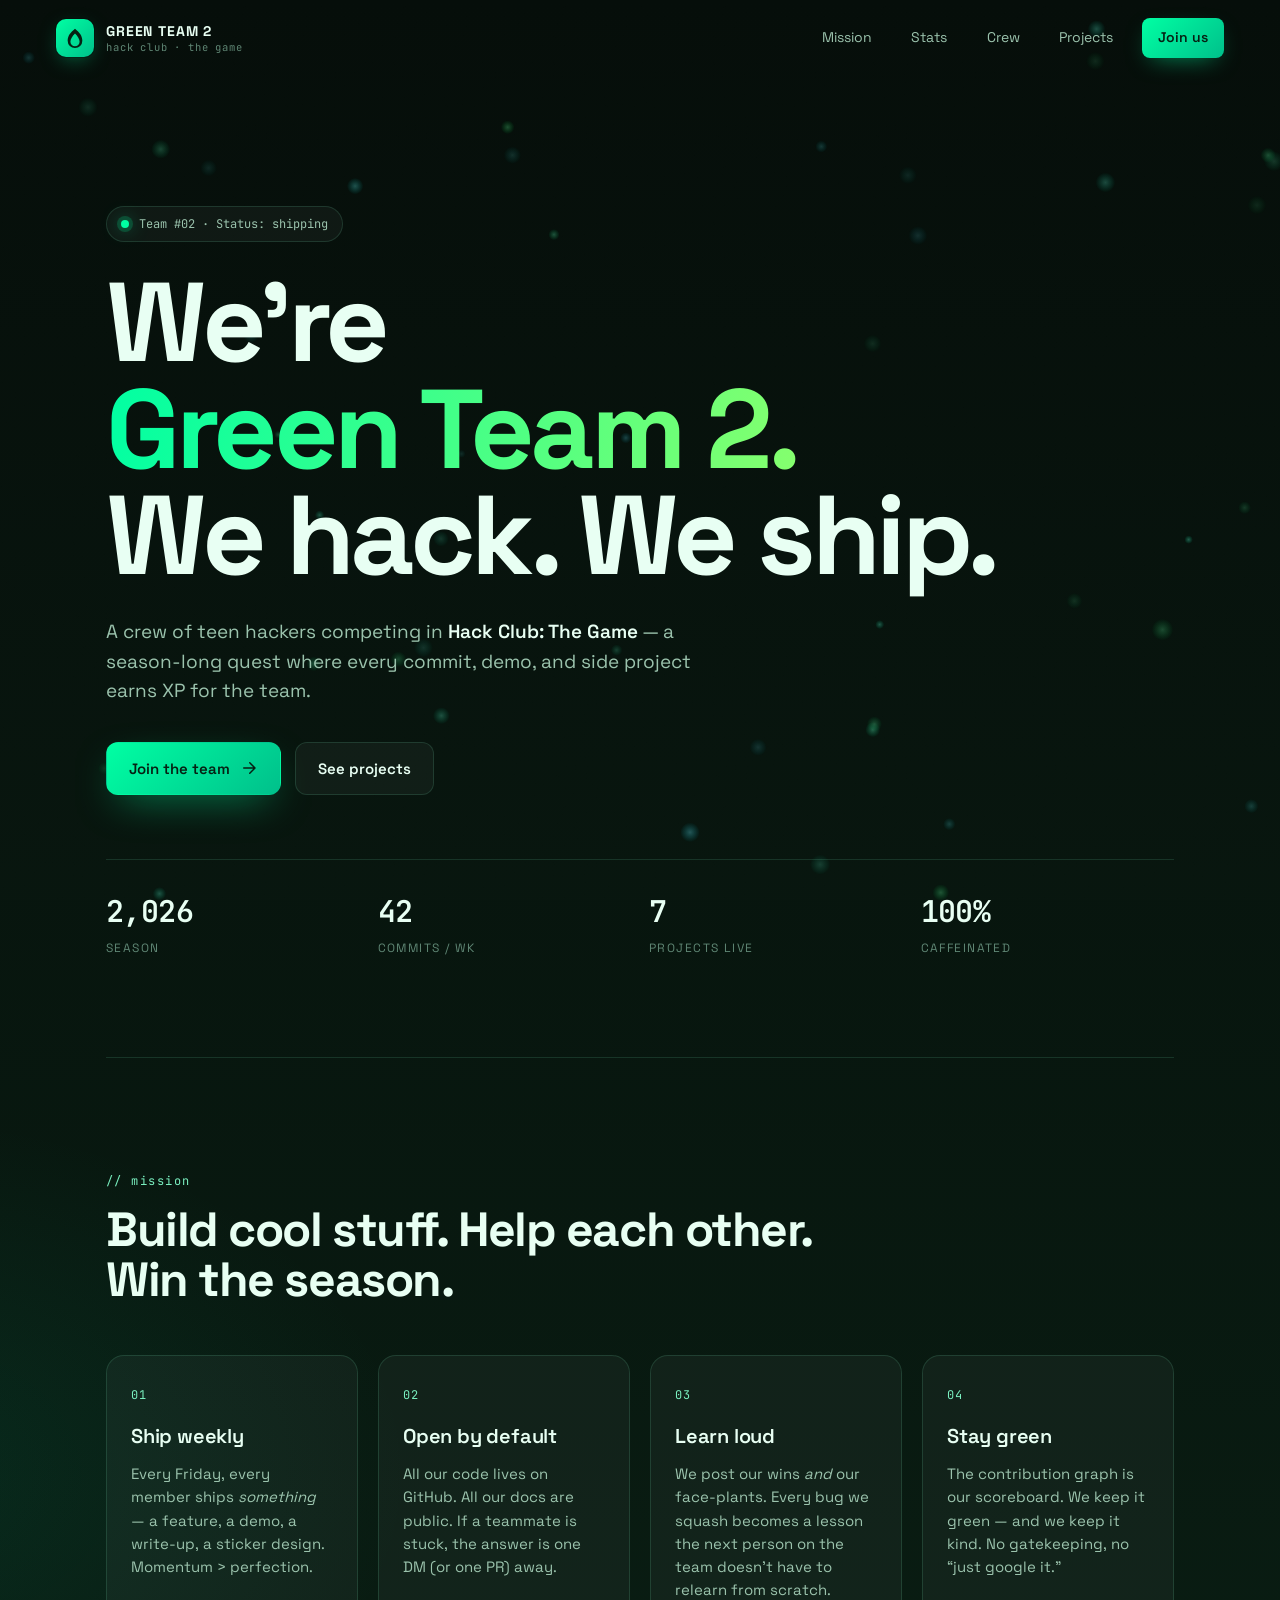
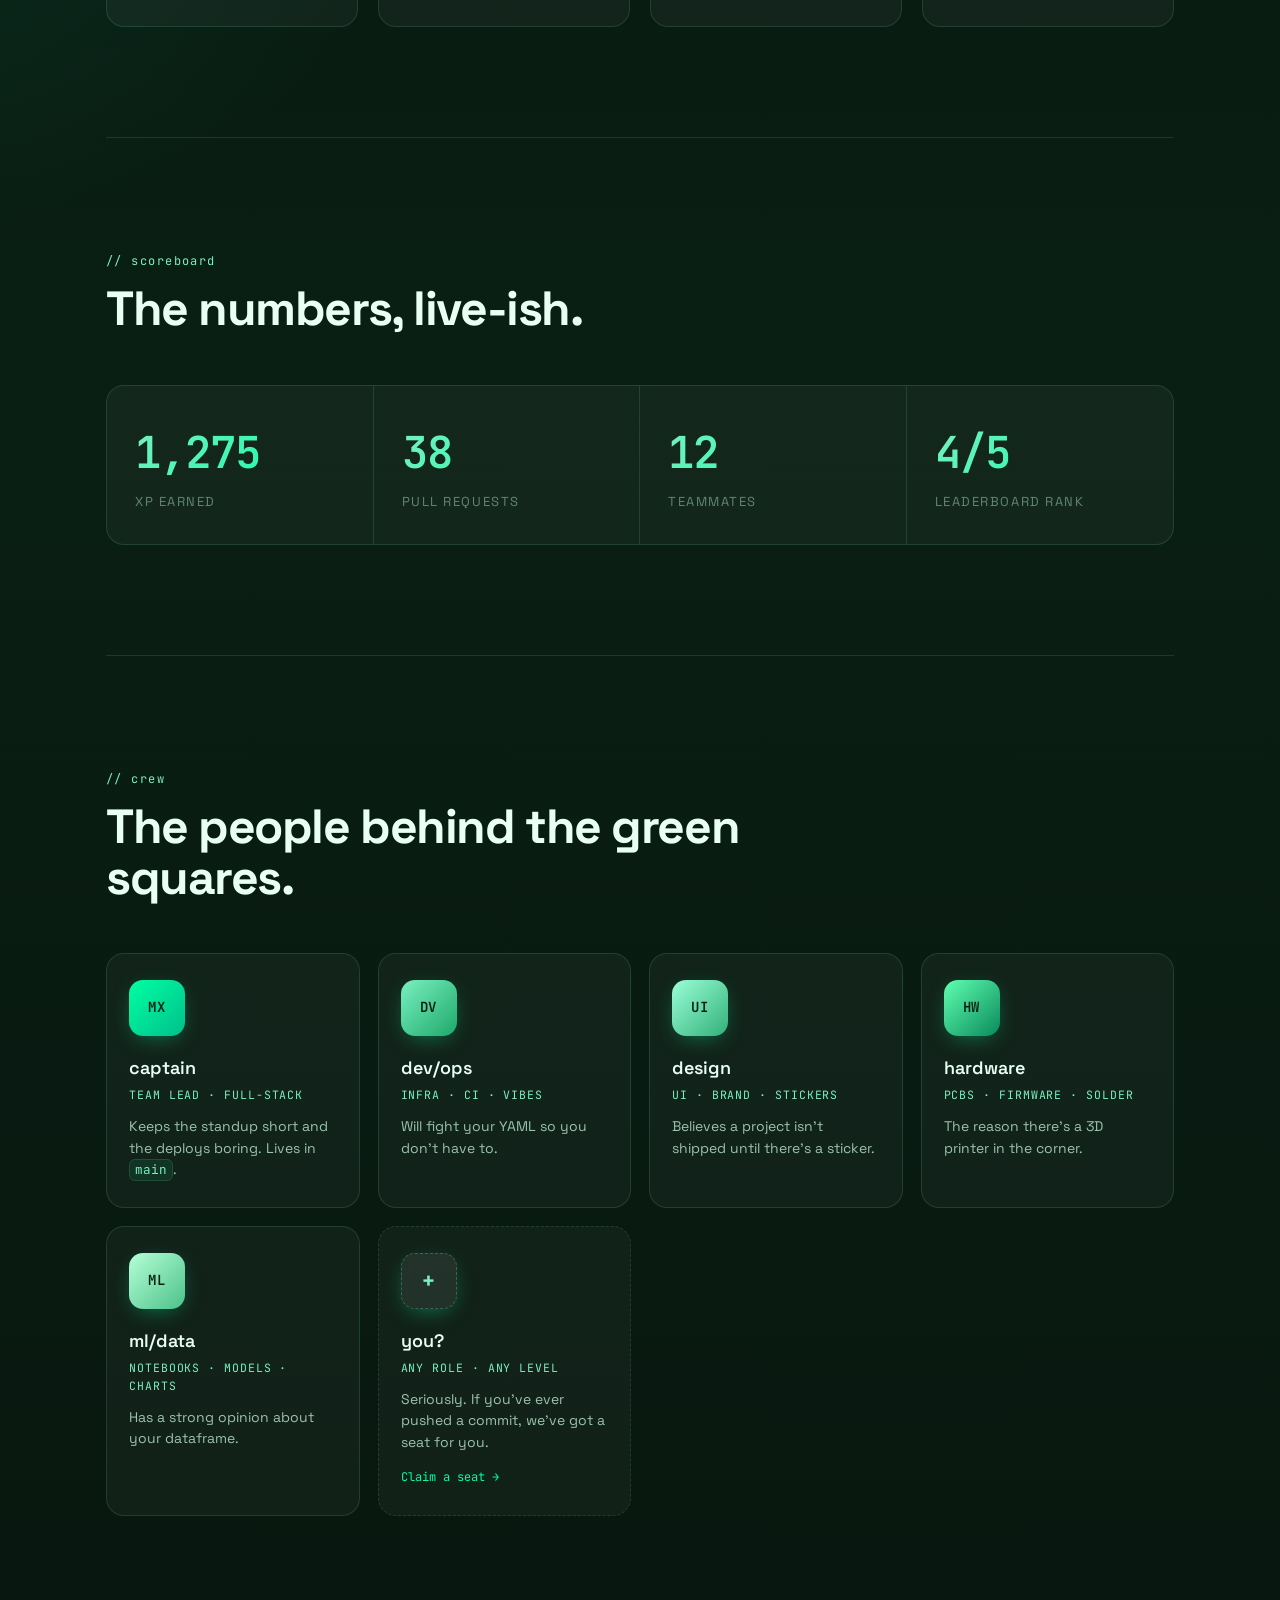
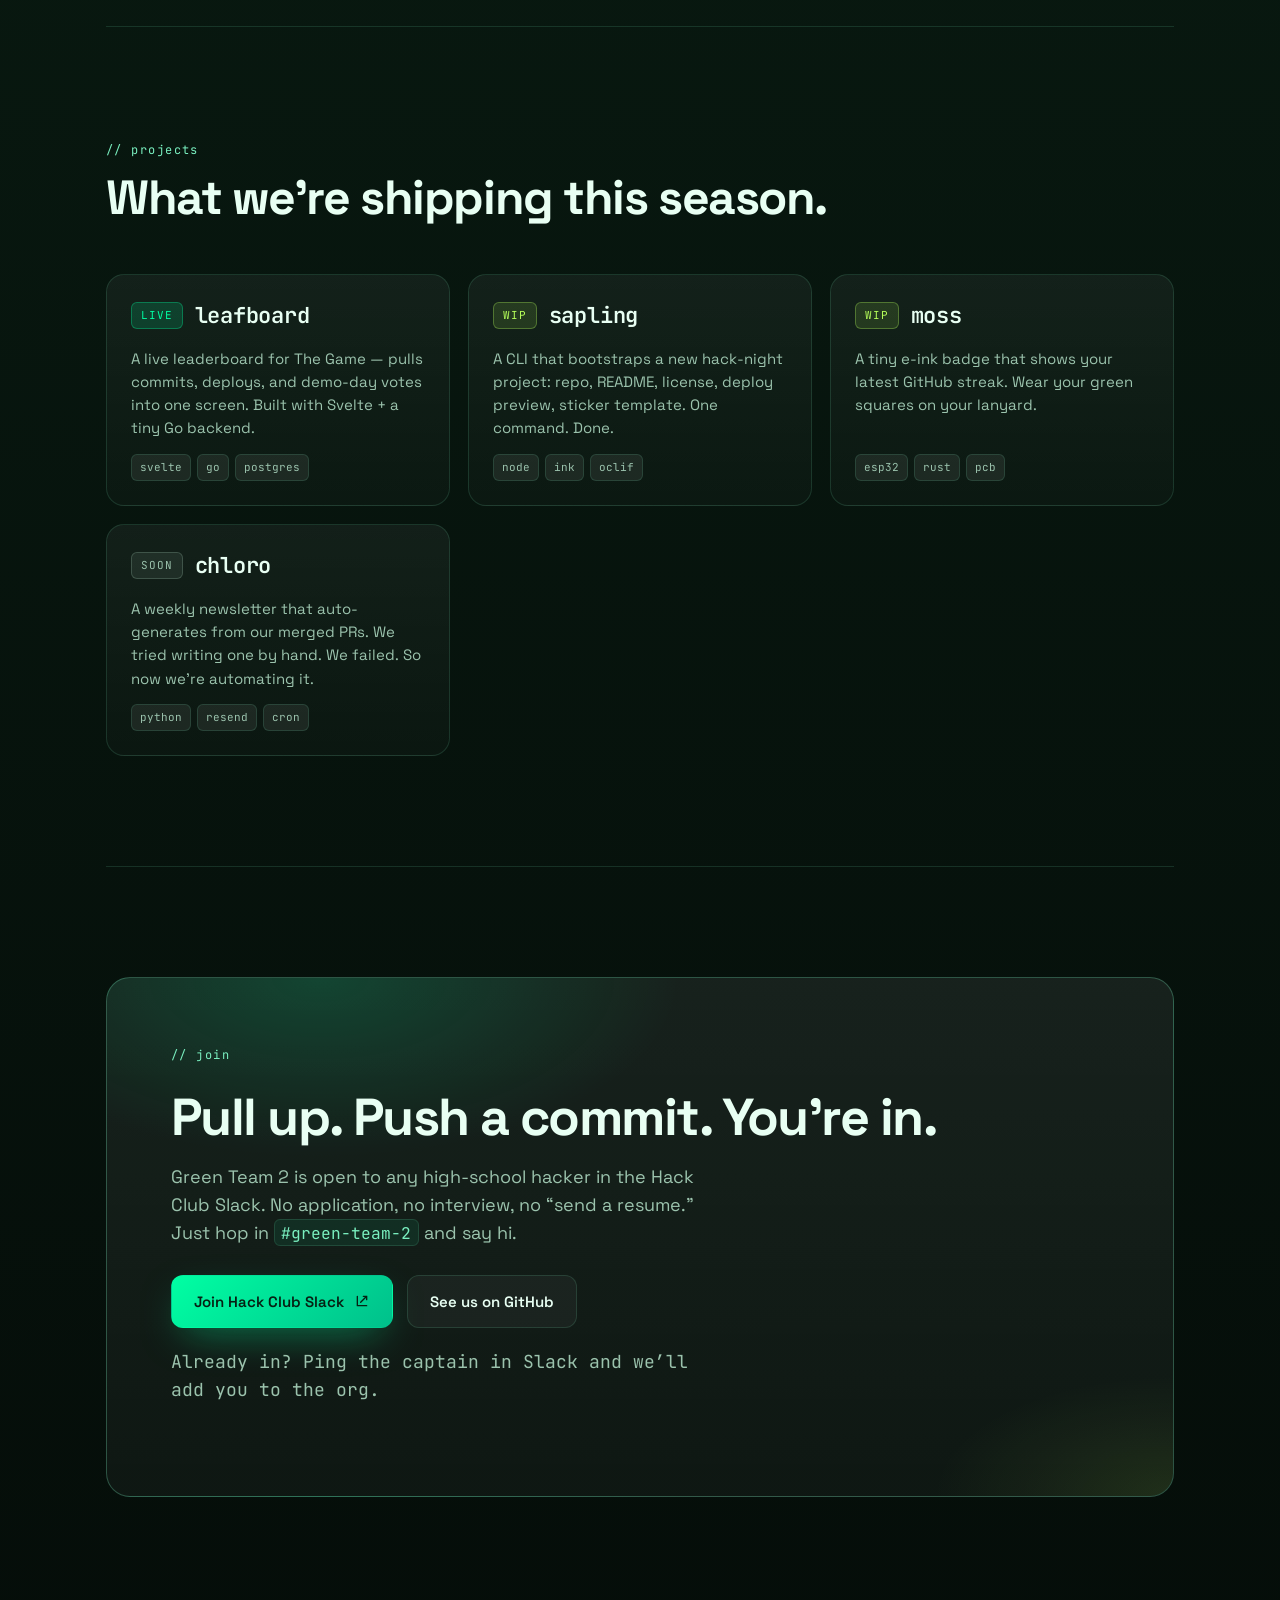
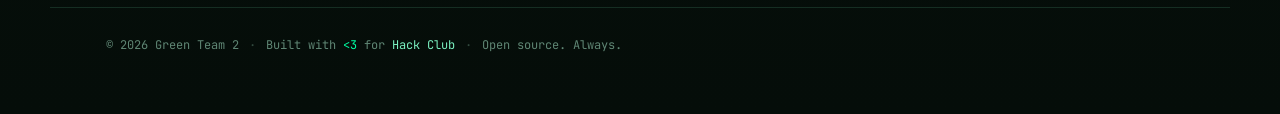
<file: index.html>
<!doctype html>
<html lang="en">
  <head>
    <meta charset="utf-8" />
    <meta name="viewport" content="width=device-width, initial-scale=1, viewport-fit=cover" />
    <meta name="color-scheme" content="dark" />
    <meta name="theme-color" content="#0a1f14" />
    <meta
      name="description"
      content="Green Team 2 — Hack Club: The Game. A squad of teen hackers building, shipping, and racking up XP."
    />
    <meta property="og:title" content="Green Team 2 · Hack Club: The Game" />
    <meta
      property="og:description"
      content="A squad of teen hackers building, shipping, and racking up XP for Hack Club: The Game."
    />
    <meta property="og:type" content="website" />
    <title>Green Team 2 · Hack Club: The Game</title>
    <link rel="icon" href="data:image/svg+xml,%3Csvg xmlns='http://www.w3.org/2000/svg' viewBox='0 0 64 64'%3E%3Cdefs%3E%3ClinearGradient id='g' x1='0' y1='0' x2='1' y2='1'%3E%3Cstop offset='0' stop-color='%2300ffa3'/%3E%3Cstop offset='1' stop-color='%2300c08b'/%3E%3C/linearGradient%3E%3C/defs%3E%3Cpath fill='url(%23g)' d='M32 4C18 14 10 24 10 36c0 13 10 22 22 22s22-9 22-22c0-12-8-22-22-32zm0 14c8 7 14 14 14 22 0 8-6 14-14 14S18 48 18 40c0-8 6-15 14-22z'/%3E%3C/svg%3E" />
    <link rel="preconnect" href="https://fonts.googleapis.com" />
    <link rel="preconnect" href="https://fonts.gstatic.com" crossorigin />
    <link
      href="https://fonts.googleapis.com/css2?family=Space+Grotesk:wght@400;500;600;700&family=JetBrains+Mono:wght@400;600&display=swap"
      rel="stylesheet"
    />
    <link rel="stylesheet" href="styles.css" />
  </head>
  <body>
    <canvas id="bg-canvas" aria-hidden="true"></canvas>
    <div class="noise" aria-hidden="true"></div>

    <header class="nav">
      <a class="brand" href="#top" aria-label="Green Team 2 home">
        <span class="brand-mark" aria-hidden="true">
          <svg viewBox="0 0 24 24" width="22" height="22">
            <path
              d="M12 2c-5 4-8 8-8 13a8 8 0 0 0 16 0c0-5-3-9-8-13Zm0 5c3 3 5 6 5 9a5 5 0 0 1-10 0c0-3 2-6 5-9Z"
              fill="currentColor"
            />
          </svg>
        </span>
        <span class="brand-text">
          <span class="brand-line">GREEN&nbsp;TEAM&nbsp;2</span>
          <span class="brand-sub">hack club · the game</span>
        </span>
      </a>
      <nav class="nav-links" aria-label="Primary">
        <a href="#mission">Mission</a>
        <a href="#stats">Stats</a>
        <a href="#crew">Crew</a>
        <a href="#projects">Projects</a>
        <a class="cta" href="#join">Join us</a>
      </nav>
    </header>

    <main id="top">
      <section class="hero">
        <div class="hero-tag">
          <span class="dot"></span>
          <span>Team #02 · Status: shipping</span>
        </div>
        <h1 class="hero-title">
          <span class="line">We&rsquo;re</span>
          <span class="line gradient">Green Team 2.</span>
          <span class="line">We hack. We ship.</span>
        </h1>
        <p class="hero-sub">
          A crew of teen hackers competing in
          <strong>Hack&nbsp;Club: The&nbsp;Game</strong> — a season-long quest
          where every commit, demo, and side project earns XP for the team.
        </p>
        <div class="hero-cta">
          <a class="btn btn-primary" href="#join">
            <span>Join the team</span>
            <svg viewBox="0 0 24 24" width="18" height="18" aria-hidden="true">
              <path
                d="M5 12h14M13 5l7 7-7 7"
                fill="none"
                stroke="currentColor"
                stroke-width="2"
                stroke-linecap="round"
                stroke-linejoin="round"
              />
            </svg>
          </a>
          <a class="btn btn-ghost" href="#projects">See projects</a>
        </div>
        <div class="hero-meta">
          <div>
            <span class="hero-meta-num" data-count="2026">0</span>
            <span class="hero-meta-label">season</span>
          </div>
          <div>
            <span class="hero-meta-num" data-count="42">0</span>
            <span class="hero-meta-label">commits / wk</span>
          </div>
          <div>
            <span class="hero-meta-num" data-count="7">0</span>
            <span class="hero-meta-label">projects live</span>
          </div>
          <div>
            <span class="hero-meta-num" data-count="100" data-suffix="%">0</span>
            <span class="hero-meta-label">caffeinated</span>
          </div>
        </div>
      </section>

      <section id="mission" class="section">
        <div class="section-head">
          <span class="eyebrow">// mission</span>
          <h2>Build cool stuff. Help each other. Win the season.</h2>
        </div>
        <div class="mission-grid">
          <article class="card">
            <span class="card-num">01</span>
            <h3>Ship weekly</h3>
            <p>
              Every Friday, every member ships <em>something</em> — a feature,
              a demo, a write-up, a sticker design. Momentum &gt; perfection.
            </p>
          </article>
          <article class="card">
            <span class="card-num">02</span>
            <h3>Open by default</h3>
            <p>
              All our code lives on GitHub. All our docs are public. If a
              teammate is stuck, the answer is one DM (or one PR) away.
            </p>
          </article>
          <article class="card">
            <span class="card-num">03</span>
            <h3>Learn loud</h3>
            <p>
              We post our wins <em>and</em> our face-plants. Every bug we squash
              becomes a lesson the next person on the team doesn&rsquo;t have to
              relearn from scratch.
            </p>
          </article>
          <article class="card">
            <span class="card-num">04</span>
            <h3>Stay green</h3>
            <p>
              The contribution graph is our scoreboard. We keep it green —
              and we keep it kind. No gatekeeping, no &ldquo;just google
              it.&rdquo;
            </p>
          </article>
        </div>
      </section>

      <section id="stats" class="section stats">
        <div class="section-head">
          <span class="eyebrow">// scoreboard</span>
          <h2>The numbers, live-ish.</h2>
        </div>
        <div class="stats-grid">
          <div class="stat">
            <span class="stat-num" data-count="1280">0</span>
            <span class="stat-label">XP earned</span>
          </div>
          <div class="stat">
            <span class="stat-num" data-count="38">0</span>
            <span class="stat-label">pull requests</span>
          </div>
          <div class="stat">
            <span class="stat-num" data-count="12">0</span>
            <span class="stat-label">teammates</span>
          </div>
          <div class="stat">
            <span class="stat-num" data-count="4" data-suffix="/5">0</span>
            <span class="stat-label">leaderboard rank</span>
          </div>
        </div>
      </section>

      <section id="crew" class="section">
        <div class="section-head">
          <span class="eyebrow">// crew</span>
          <h2>The people behind the green squares.</h2>
        </div>
        <div class="crew-grid">
          <article class="crew-card">
            <div class="avatar" data-initials="MX" style="--g1:#00ffa3;--g2:#00c08b"></div>
            <h3>captain</h3>
            <p class="role">team lead · full-stack</p>
            <p class="bio">
              Keeps the standup short and the deploys boring. Lives in
              <code>main</code>.
            </p>
          </article>
          <article class="crew-card">
            <div class="avatar" data-initials="DV" style="--g1:#7af0c0;--g2:#1ea96b"></div>
            <h3>dev/ops</h3>
            <p class="role">infra · CI · vibes</p>
            <p class="bio">Will fight your YAML so you don&rsquo;t have to.</p>
          </article>
          <article class="crew-card">
            <div class="avatar" data-initials="UI" style="--g1:#9affd6;--g2:#33b07a"></div>
            <h3>design</h3>
            <p class="role">UI · brand · stickers</p>
            <p class="bio">
              Believes a project isn&rsquo;t shipped until there&rsquo;s a
              sticker.
            </p>
          </article>
          <article class="crew-card">
            <div class="avatar" data-initials="HW" style="--g1:#5fffb1;--g2:#0a8a5b"></div>
            <h3>hardware</h3>
            <p class="role">PCBs · firmware · solder</p>
            <p class="bio">
              The reason there&rsquo;s a 3D printer in the corner.
            </p>
          </article>
          <article class="crew-card">
            <div class="avatar" data-initials="ML" style="--g1:#b6ffd6;--g2:#4cc28a"></div>
            <h3>ml/data</h3>
            <p class="role">notebooks · models · charts</p>
            <p class="bio">Has a strong opinion about your dataframe.</p>
          </article>
          <article class="crew-card crew-card-open">
            <div class="avatar avatar-open" aria-hidden="true">+</div>
            <h3>you?</h3>
            <p class="role">any role · any level</p>
            <p class="bio">
              Seriously. If you&rsquo;ve ever pushed a commit, we&rsquo;ve got
              a seat for you.
            </p>
            <a class="crew-cta" href="#join">Claim a seat &rarr;</a>
          </article>
        </div>
      </section>

      <section id="projects" class="section">
        <div class="section-head">
          <span class="eyebrow">// projects</span>
          <h2>What we&rsquo;re shipping this season.</h2>
        </div>
        <div class="projects">
          <article class="project">
            <header>
              <span class="tag">live</span>
              <h3>leafboard</h3>
            </header>
            <p>
              A live leaderboard for The Game — pulls commits, deploys, and
              demo-day votes into one screen. Built with Svelte + a tiny Go
              backend.
            </p>
            <footer>
              <span>svelte</span><span>go</span><span>postgres</span>
            </footer>
          </article>
          <article class="project">
            <header>
              <span class="tag tag-wip">wip</span>
              <h3>sapling</h3>
            </header>
            <p>
              A CLI that bootstraps a new hack-night project: repo, README,
              license, deploy preview, sticker template. One command. Done.
            </p>
            <footer>
              <span>node</span><span>ink</span><span>oclif</span>
            </footer>
          </article>
          <article class="project">
            <header>
              <span class="tag tag-wip">wip</span>
              <h3>moss</h3>
            </header>
            <p>
              A tiny e-ink badge that shows your latest GitHub streak. Wear
              your green squares on your lanyard.
            </p>
            <footer>
              <span>esp32</span><span>rust</span><span>pcb</span>
            </footer>
          </article>
          <article class="project">
            <header>
              <span class="tag tag-soon">soon</span>
              <h3>chloro</h3>
            </header>
            <p>
              A weekly newsletter that auto-generates from our merged PRs. We
              tried writing one by hand. We failed. So now we&rsquo;re
              automating it.
            </p>
            <footer>
              <span>python</span><span>resend</span><span>cron</span>
            </footer>
          </article>
        </div>
      </section>

      <section id="join" class="section join">
        <div class="join-card">
          <span class="eyebrow">// join</span>
          <h2>Pull up. Push a commit. You&rsquo;re in.</h2>
          <p>
            Green Team 2 is open to any high-school hacker in the Hack Club
            Slack. No application, no interview, no &ldquo;send a resume.&rdquo;
            Just hop in <code>#green-team-2</code> and say hi.
          </p>
          <div class="join-actions">
            <a
              class="btn btn-primary"
              href="https://hackclub.com/slack/"
              target="_blank"
              rel="noopener noreferrer"
            >
              <span>Join Hack Club Slack</span>
              <svg viewBox="0 0 24 24" width="16" height="16" aria-hidden="true">
                <path
                  d="M14 5h5v5M19 5l-9 9M5 5v14h14"
                  fill="none"
                  stroke="currentColor"
                  stroke-width="2"
                  stroke-linecap="round"
                  stroke-linejoin="round"
                />
              </svg>
            </a>
            <a
              class="btn btn-ghost"
              href="https://github.com/"
              target="_blank"
              rel="noopener noreferrer"
            >
              See us on GitHub
            </a>
          </div>
          <p class="join-fine">
            Already in? Ping the captain in Slack and we&rsquo;ll add you to
            the org.
          </p>
        </div>
      </section>
    </main>

    <footer class="foot">
      <div class="foot-row">
        <span>&copy; <span id="year">2026</span> Green Team 2</span>
        <span class="foot-dot">·</span>
        <span>
          Built with
          <span class="heart" aria-hidden="true">&lt;3</span>
          for
          <a
            href="https://hackclub.com"
            target="_blank"
            rel="noopener noreferrer"
            >Hack&nbsp;Club</a
          >
        </span>
        <span class="foot-dot">·</span>
        <span>Open source. Always.</span>
      </div>
    </footer>

    <script src="script.js" defer></script>
  </body>
</html>
</file>
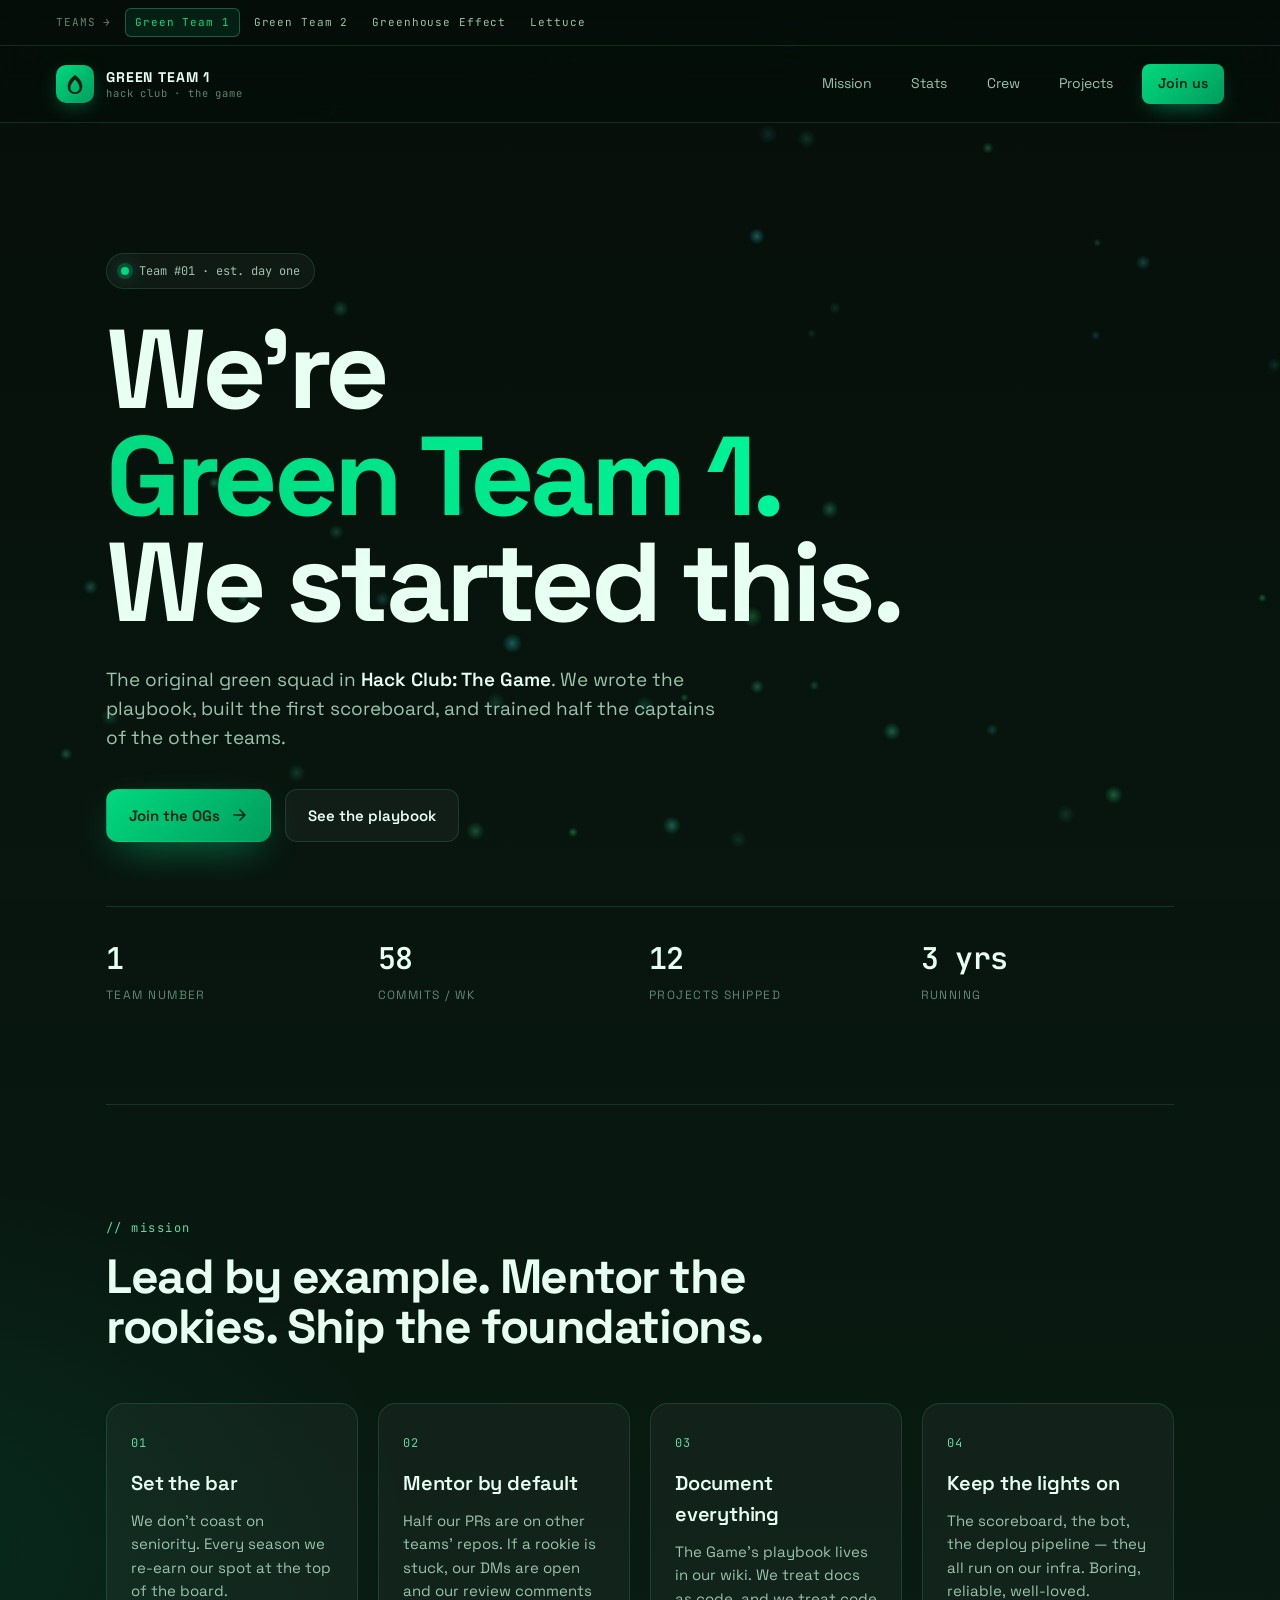
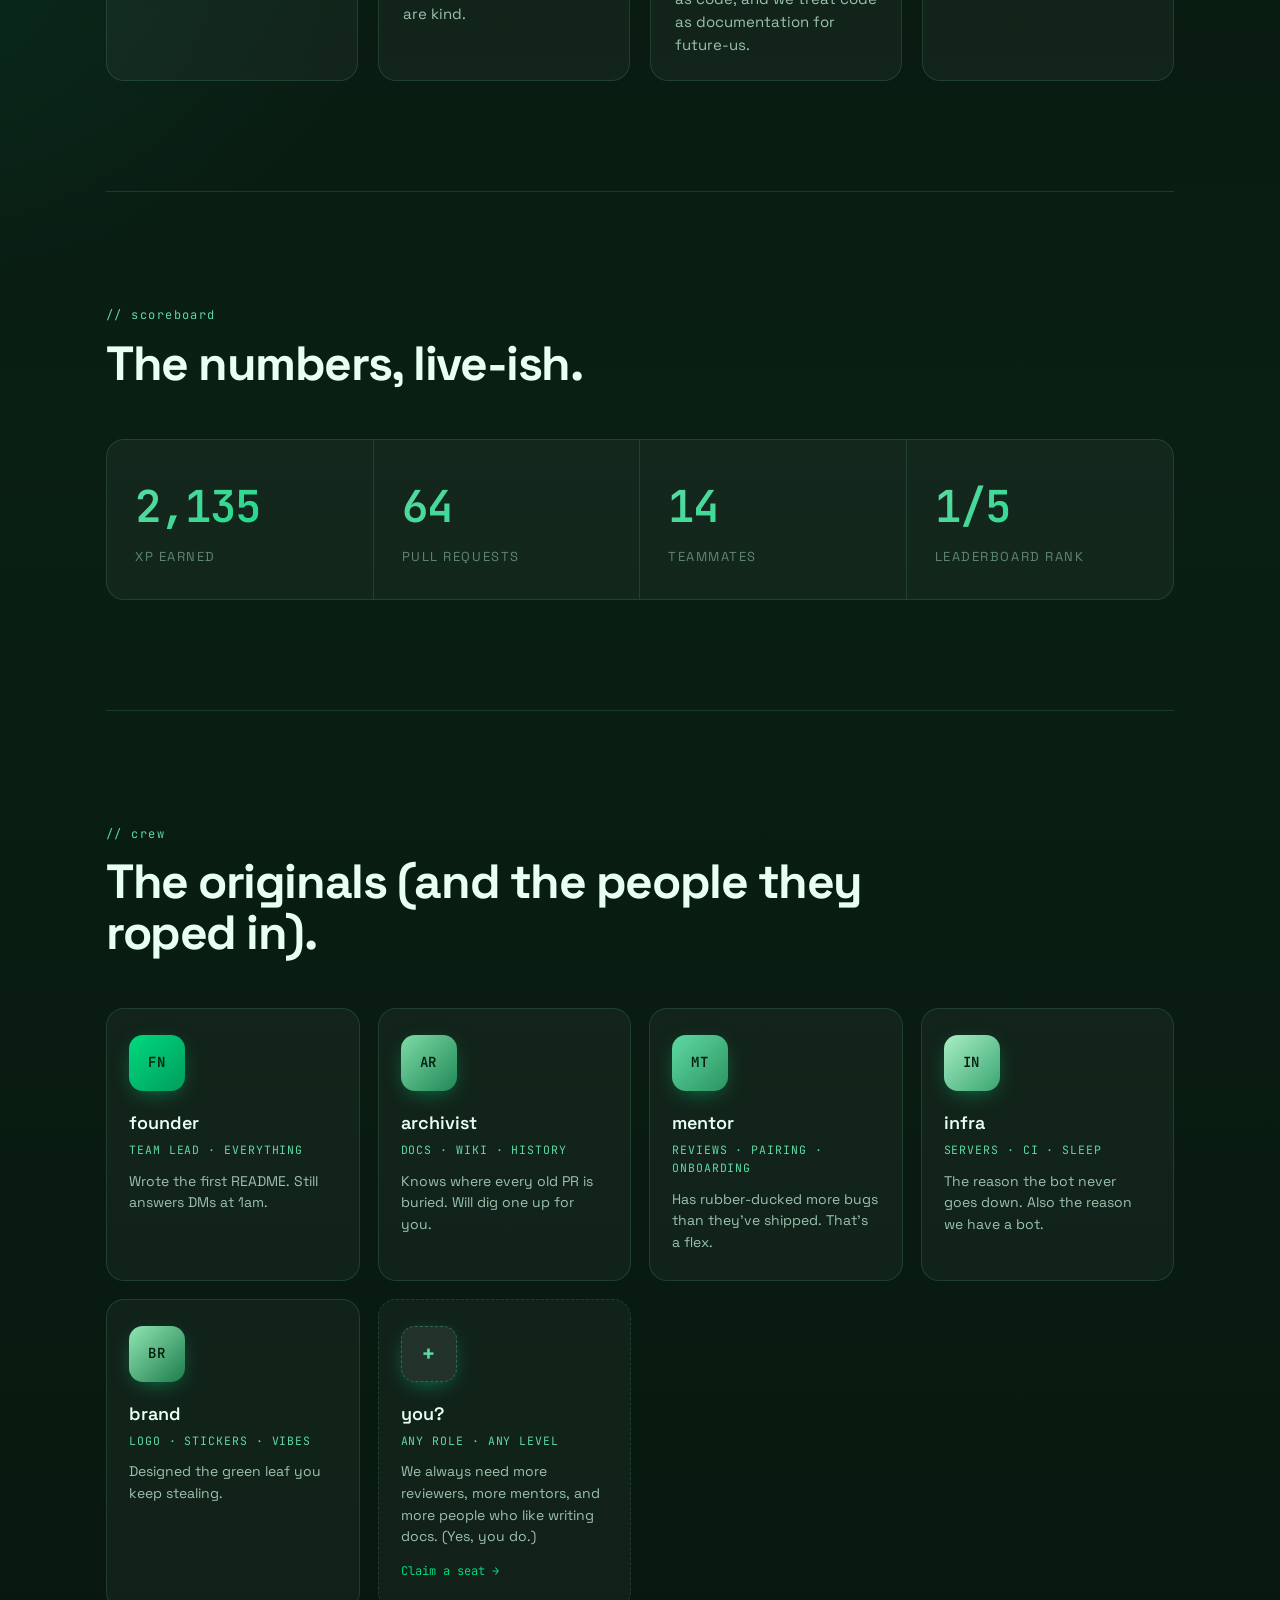
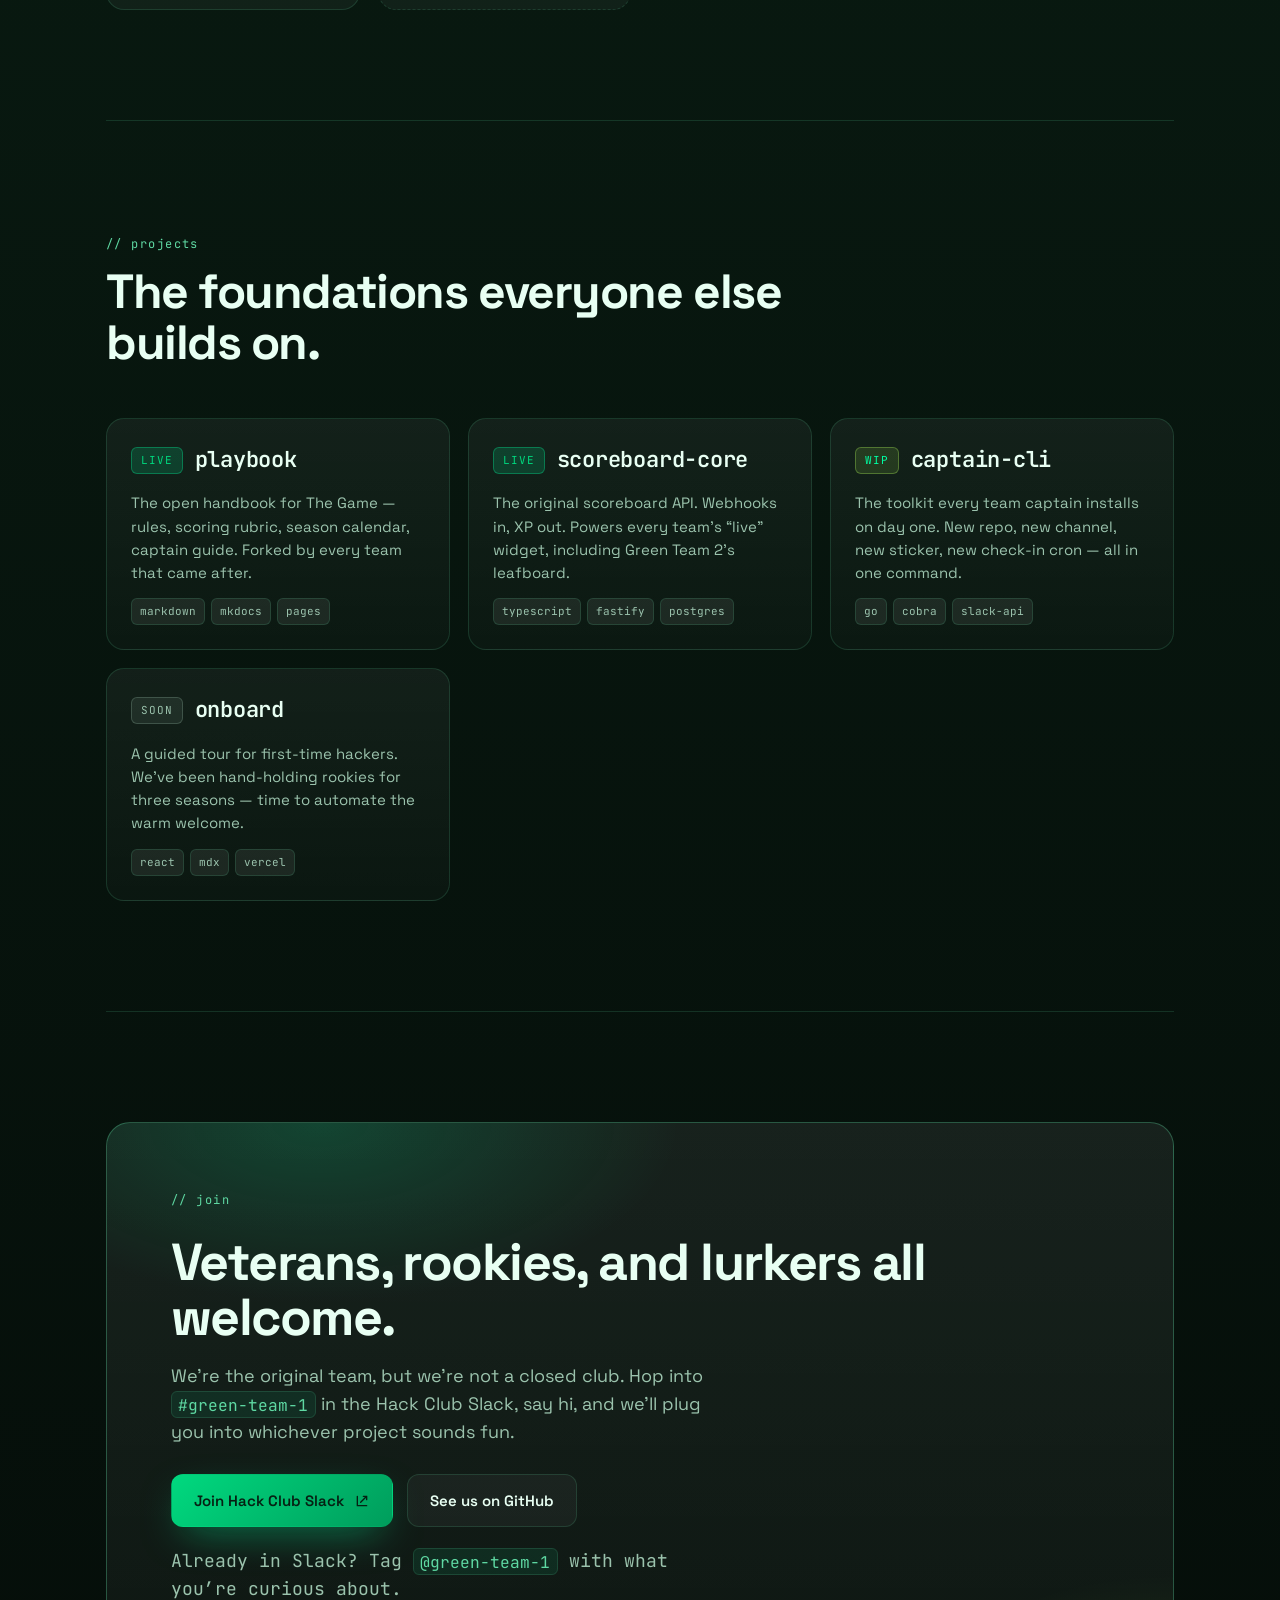
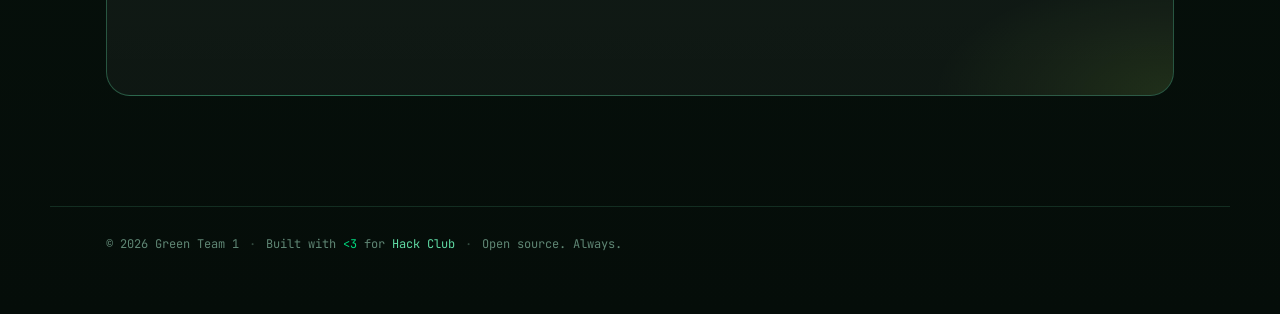
<file: green-team-1.html>
<!doctype html>
<html lang="en">
  <head>
    <meta charset="utf-8" />
    <meta name="viewport" content="width=device-width, initial-scale=1, viewport-fit=cover" />
    <meta name="color-scheme" content="dark" />
    <meta name="theme-color" content="#0a1f14" />
    <meta
      name="description"
      content="Green Team 1 — Hack Club: The Game. The originals. The team that wrote the playbook."
    />
    <meta property="og:title" content="Green Team 1 · Hack Club: The Game" />
    <meta
      property="og:description"
      content="The originals. Founders of the green family. Hack Club: The Game season."
    />
    <meta property="og:type" content="website" />
    <title>Green Team 1 · Hack Club: The Game</title>
    <link rel="icon" href="data:image/svg+xml,%3Csvg xmlns='http://www.w3.org/2000/svg' viewBox='0 0 64 64'%3E%3Cdefs%3E%3ClinearGradient id='g' x1='0' y1='0' x2='1' y2='1'%3E%3Cstop offset='0' stop-color='%2300d97f'/%3E%3Cstop offset='1' stop-color='%23009d5c'/%3E%3C/linearGradient%3E%3C/defs%3E%3Cpath fill='url(%23g)' d='M32 4C18 14 10 24 10 36c0 13 10 22 22 22s22-9 22-22c0-12-8-22-22-32zm0 14c8 7 14 14 14 22 0 8-6 14-14 14S18 48 18 40c0-8 6-15 14-22z'/%3E%3C/svg%3E" />
    <link rel="preconnect" href="https://fonts.googleapis.com" />
    <link rel="preconnect" href="https://fonts.gstatic.com" crossorigin />
    <link
      href="https://fonts.googleapis.com/css2?family=Space+Grotesk:wght@400;500;600;700&family=JetBrains+Mono:wght@400;600&display=swap"
      rel="stylesheet"
    />
    <link rel="stylesheet" href="styles.css" />
  </head>
  <body class="theme-gt1">
    <canvas id="bg-canvas" aria-hidden="true"></canvas>
    <div class="noise" aria-hidden="true"></div>

    <header class="site-header">
      <div class="teams-strip" aria-label="Other teams">
        <span class="teams-strip-label">teams &rarr;</span>
        <div class="teams-strip-list">
          <a class="active" href="green-team-1.html" aria-current="page">Green Team 1</a>
          <a href="index.html">Green Team 2</a>
          <a href="greenhouse-effect.html">Greenhouse Effect</a>
          <a href="lettuce.html">Lettuce</a>
        </div>
      </div>
      <nav class="nav" aria-label="Primary">
        <a class="brand" href="#top" aria-label="Green Team 1 home">
          <span class="brand-mark" aria-hidden="true">
            <svg viewBox="0 0 24 24" width="22" height="22">
              <path
                d="M12 2c-5 4-8 8-8 13a8 8 0 0 0 16 0c0-5-3-9-8-13Zm0 5c3 3 5 6 5 9a5 5 0 0 1-10 0c0-3 2-6 5-9Z"
                fill="currentColor"
              />
            </svg>
          </span>
          <span class="brand-text">
            <span class="brand-line">GREEN&nbsp;TEAM&nbsp;1</span>
            <span class="brand-sub">hack club · the game</span>
          </span>
        </a>
        <div class="nav-links">
          <a href="#mission">Mission</a>
          <a href="#stats">Stats</a>
          <a href="#crew">Crew</a>
          <a href="#projects">Projects</a>
          <a class="cta" href="#join">Join us</a>
        </div>
      </nav>
    </header>

    <main id="top">
      <section class="hero">
        <div class="hero-tag">
          <span class="dot"></span>
          <span>Team #01 · est. day one</span>
        </div>
        <h1 class="hero-title">
          <span class="line">We&rsquo;re</span>
          <span class="line gradient">Green Team 1.</span>
          <span class="line">We started this.</span>
        </h1>
        <p class="hero-sub">
          The original green squad in
          <strong>Hack&nbsp;Club: The&nbsp;Game</strong>. We wrote the playbook,
          built the first scoreboard, and trained half the captains of the
          other teams.
        </p>
        <div class="hero-cta">
          <a class="btn btn-primary" href="#join">
            <span>Join the OGs</span>
            <svg viewBox="0 0 24 24" width="18" height="18" aria-hidden="true">
              <path
                d="M5 12h14M13 5l7 7-7 7"
                fill="none"
                stroke="currentColor"
                stroke-width="2"
                stroke-linecap="round"
                stroke-linejoin="round"
              />
            </svg>
          </a>
          <a class="btn btn-ghost" href="#projects">See the playbook</a>
        </div>
        <div class="hero-meta">
          <div>
            <span class="hero-meta-num" data-count="1">0</span>
            <span class="hero-meta-label">team number</span>
          </div>
          <div>
            <span class="hero-meta-num" data-count="58">0</span>
            <span class="hero-meta-label">commits / wk</span>
          </div>
          <div>
            <span class="hero-meta-num" data-count="12">0</span>
            <span class="hero-meta-label">projects shipped</span>
          </div>
          <div>
            <span class="hero-meta-num" data-count="3" data-suffix=" yrs">0</span>
            <span class="hero-meta-label">running</span>
          </div>
        </div>
      </section>

      <section id="mission" class="section">
        <div class="section-head">
          <span class="eyebrow">// mission</span>
          <h2>Lead by example. Mentor the rookies. Ship the foundations.</h2>
        </div>
        <div class="mission-grid">
          <article class="card">
            <span class="card-num">01</span>
            <h3>Set the bar</h3>
            <p>
              We don&rsquo;t coast on seniority. Every season we re-earn our
              spot at the top of the board.
            </p>
          </article>
          <article class="card">
            <span class="card-num">02</span>
            <h3>Mentor by default</h3>
            <p>
              Half our PRs are on other teams&rsquo; repos. If a rookie is
              stuck, our DMs are open and our review comments are kind.
            </p>
          </article>
          <article class="card">
            <span class="card-num">03</span>
            <h3>Document everything</h3>
            <p>
              The Game&rsquo;s playbook lives in our wiki. We treat docs as
              code, and we treat code as documentation for future-us.
            </p>
          </article>
          <article class="card">
            <span class="card-num">04</span>
            <h3>Keep the lights on</h3>
            <p>
              The scoreboard, the bot, the deploy pipeline — they all run on
              our infra. Boring, reliable, well-loved.
            </p>
          </article>
        </div>
      </section>

      <section id="stats" class="section stats">
        <div class="section-head">
          <span class="eyebrow">// scoreboard</span>
          <h2>The numbers, live-ish.</h2>
        </div>
        <div class="stats-grid">
          <div class="stat">
            <span class="stat-num" data-count="2140">0</span>
            <span class="stat-label">XP earned</span>
          </div>
          <div class="stat">
            <span class="stat-num" data-count="64">0</span>
            <span class="stat-label">pull requests</span>
          </div>
          <div class="stat">
            <span class="stat-num" data-count="14">0</span>
            <span class="stat-label">teammates</span>
          </div>
          <div class="stat">
            <span class="stat-num" data-count="1" data-suffix="/5">0</span>
            <span class="stat-label">leaderboard rank</span>
          </div>
        </div>
      </section>

      <section id="crew" class="section">
        <div class="section-head">
          <span class="eyebrow">// crew</span>
          <h2>The originals (and the people they roped in).</h2>
        </div>
        <div class="crew-grid">
          <article class="crew-card">
            <div class="avatar" data-initials="FN" style="--g1:#00d97f;--g2:#009d5c"></div>
            <h3>founder</h3>
            <p class="role">team lead · everything</p>
            <p class="bio">
              Wrote the first README. Still answers DMs at 1am.
            </p>
          </article>
          <article class="crew-card">
            <div class="avatar" data-initials="AR" style="--g1:#7fdba6;--g2:#1f8856"></div>
            <h3>archivist</h3>
            <p class="role">docs · wiki · history</p>
            <p class="bio">
              Knows where every old PR is buried. Will dig one up for you.
            </p>
          </article>
          <article class="crew-card">
            <div class="avatar" data-initials="MT" style="--g1:#5fd9a3;--g2:#2c9460"></div>
            <h3>mentor</h3>
            <p class="role">reviews · pairing · onboarding</p>
            <p class="bio">
              Has rubber-ducked more bugs than they&rsquo;ve shipped.
              That&rsquo;s a flex.
            </p>
          </article>
          <article class="crew-card">
            <div class="avatar" data-initials="IN" style="--g1:#a8efc6;--g2:#3aa570"></div>
            <h3>infra</h3>
            <p class="role">servers · ci · sleep</p>
            <p class="bio">
              The reason the bot never goes down. Also the reason we have a
              bot.
            </p>
          </article>
          <article class="crew-card">
            <div class="avatar" data-initials="BR" style="--g1:#90e6b3;--g2:#1d7d4c"></div>
            <h3>brand</h3>
            <p class="role">logo · stickers · vibes</p>
            <p class="bio">Designed the green leaf you keep stealing.</p>
          </article>
          <article class="crew-card crew-card-open">
            <div class="avatar avatar-open" aria-hidden="true">+</div>
            <h3>you?</h3>
            <p class="role">any role · any level</p>
            <p class="bio">
              We always need more reviewers, more mentors, and more people who
              like writing docs. (Yes, you do.)
            </p>
            <a class="crew-cta" href="#join">Claim a seat &rarr;</a>
          </article>
        </div>
      </section>

      <section id="projects" class="section">
        <div class="section-head">
          <span class="eyebrow">// projects</span>
          <h2>The foundations everyone else builds on.</h2>
        </div>
        <div class="projects">
          <article class="project">
            <header>
              <span class="tag">live</span>
              <h3>playbook</h3>
            </header>
            <p>
              The open handbook for The Game — rules, scoring rubric, season
              calendar, captain guide. Forked by every team that came after.
            </p>
            <footer>
              <span>markdown</span><span>mkdocs</span><span>pages</span>
            </footer>
          </article>
          <article class="project">
            <header>
              <span class="tag">live</span>
              <h3>scoreboard-core</h3>
            </header>
            <p>
              The original scoreboard API. Webhooks in, XP out. Powers every
              team&rsquo;s &ldquo;live&rdquo; widget, including Green Team
              2&rsquo;s leafboard.
            </p>
            <footer>
              <span>typescript</span><span>fastify</span><span>postgres</span>
            </footer>
          </article>
          <article class="project">
            <header>
              <span class="tag tag-wip">wip</span>
              <h3>captain-cli</h3>
            </header>
            <p>
              The toolkit every team captain installs on day one. New repo,
              new channel, new sticker, new check-in cron — all in one
              command.
            </p>
            <footer>
              <span>go</span><span>cobra</span><span>slack-api</span>
            </footer>
          </article>
          <article class="project">
            <header>
              <span class="tag tag-soon">soon</span>
              <h3>onboard</h3>
            </header>
            <p>
              A guided tour for first-time hackers. We&rsquo;ve been
              hand-holding rookies for three seasons — time to automate the
              warm welcome.
            </p>
            <footer>
              <span>react</span><span>mdx</span><span>vercel</span>
            </footer>
          </article>
        </div>
      </section>

      <section id="join" class="section join">
        <div class="join-card">
          <span class="eyebrow">// join</span>
          <h2>Veterans, rookies, and lurkers all welcome.</h2>
          <p>
            We&rsquo;re the original team, but we&rsquo;re not a closed club.
            Hop into <code>#green-team-1</code> in the Hack Club Slack, say
            hi, and we&rsquo;ll plug you into whichever project sounds fun.
          </p>
          <div class="join-actions">
            <a
              class="btn btn-primary"
              href="https://hackclub.com/slack/"
              target="_blank"
              rel="noopener noreferrer"
            >
              <span>Join Hack Club Slack</span>
              <svg viewBox="0 0 24 24" width="16" height="16" aria-hidden="true">
                <path
                  d="M14 5h5v5M19 5l-9 9M5 5v14h14"
                  fill="none"
                  stroke="currentColor"
                  stroke-width="2"
                  stroke-linecap="round"
                  stroke-linejoin="round"
                />
              </svg>
            </a>
            <a
              class="btn btn-ghost"
              href="https://github.com/"
              target="_blank"
              rel="noopener noreferrer"
            >
              See us on GitHub
            </a>
          </div>
          <p class="join-fine">
            Already in Slack? Tag <code>@green-team-1</code> with what
            you&rsquo;re curious about.
          </p>
        </div>
      </section>
    </main>

    <footer class="foot">
      <div class="foot-row">
        <span>&copy; <span id="year">2026</span> Green Team 1</span>
        <span class="foot-dot">·</span>
        <span>
          Built with
          <span class="heart" aria-hidden="true">&lt;3</span>
          for
          <a
            href="https://hackclub.com"
            target="_blank"
            rel="noopener noreferrer"
            >Hack&nbsp;Club</a
          >
        </span>
        <span class="foot-dot">·</span>
        <span>Open source. Always.</span>
      </div>
    </footer>

    <script src="script.js" defer></script>
  </body>
</html>
</file>
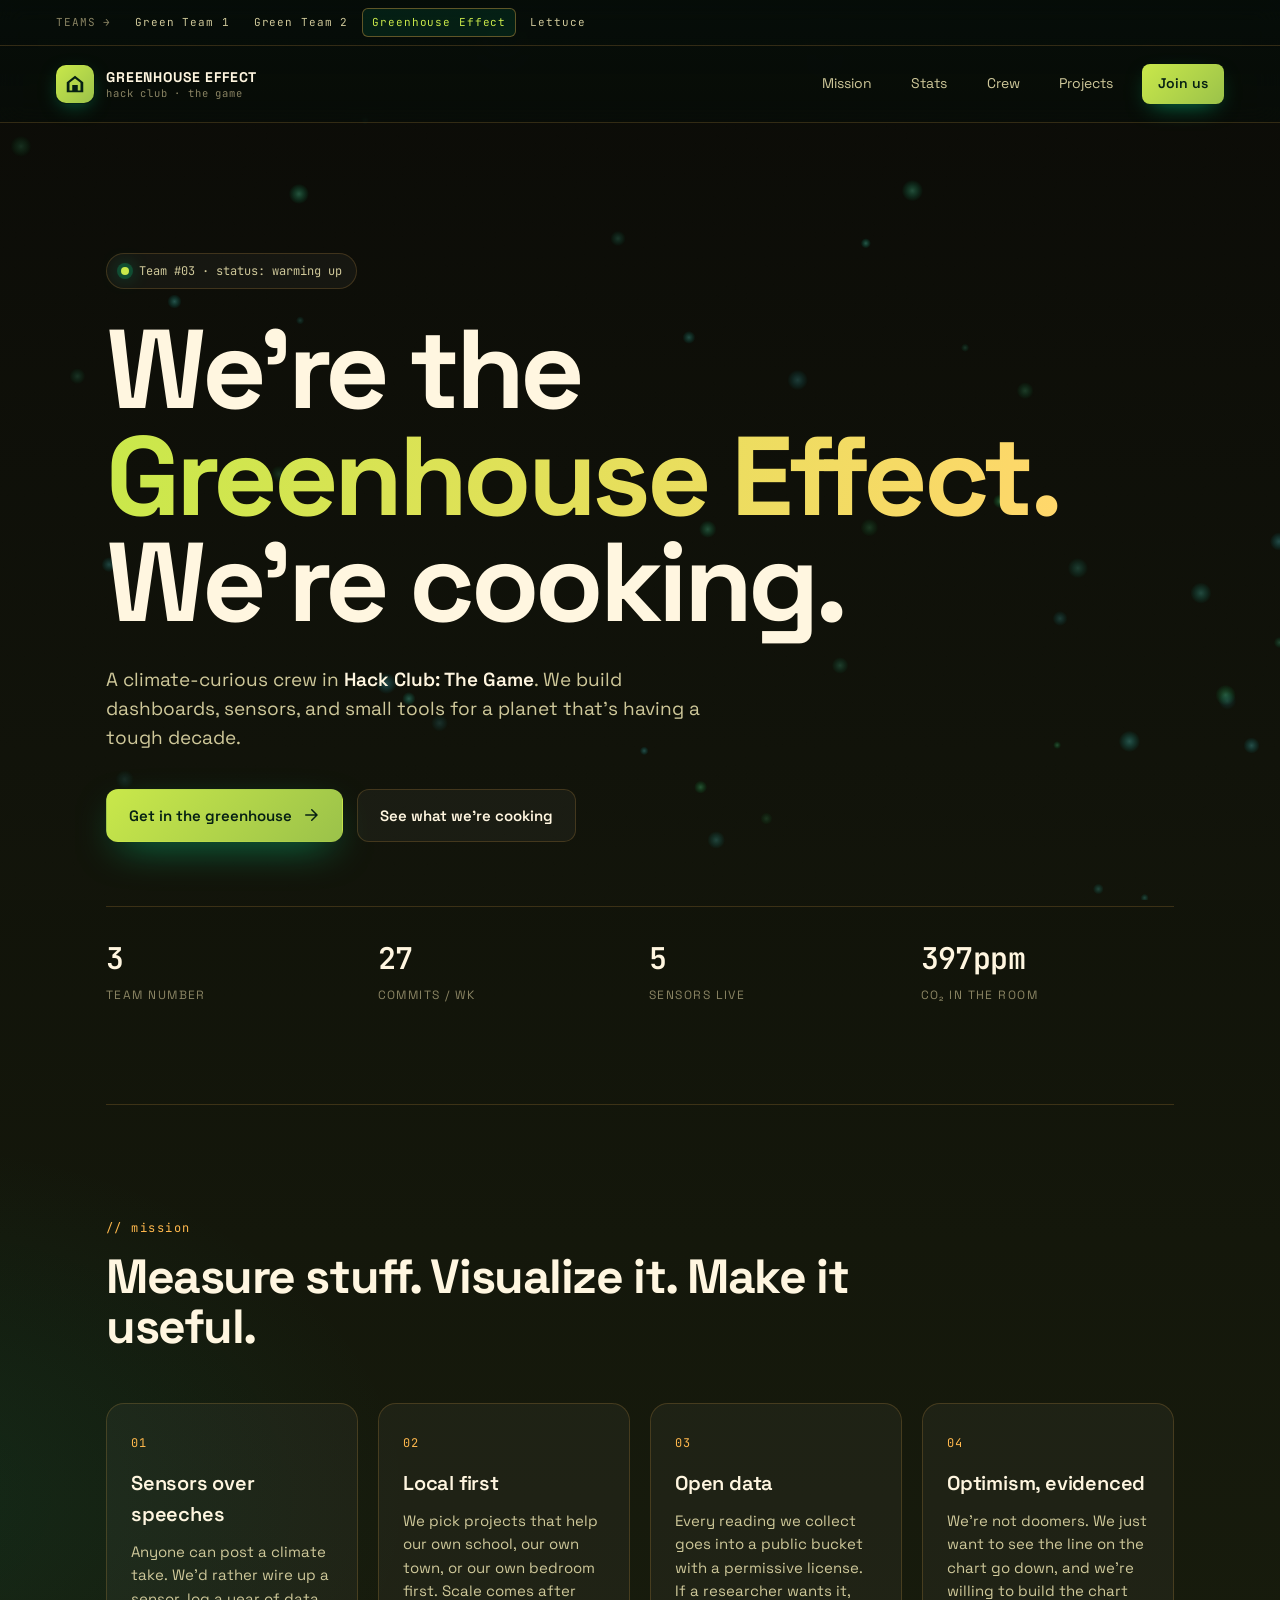
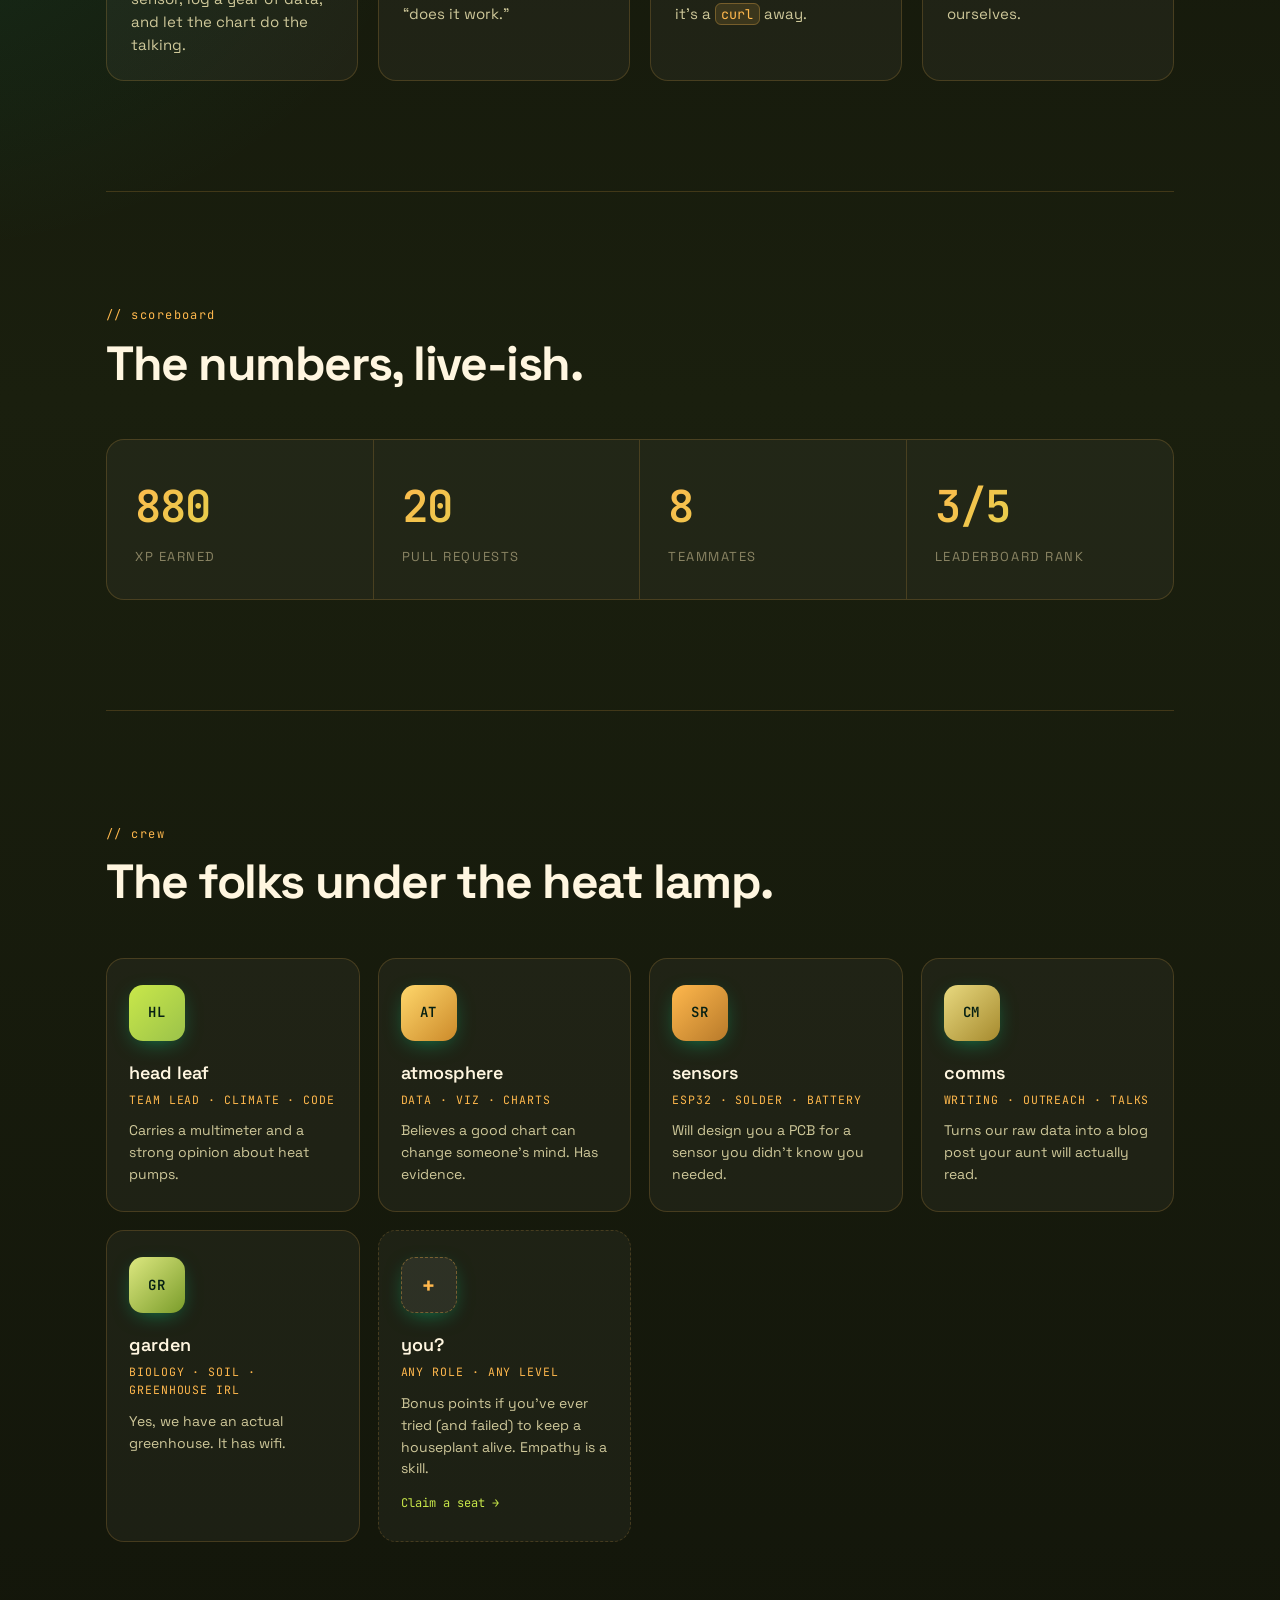
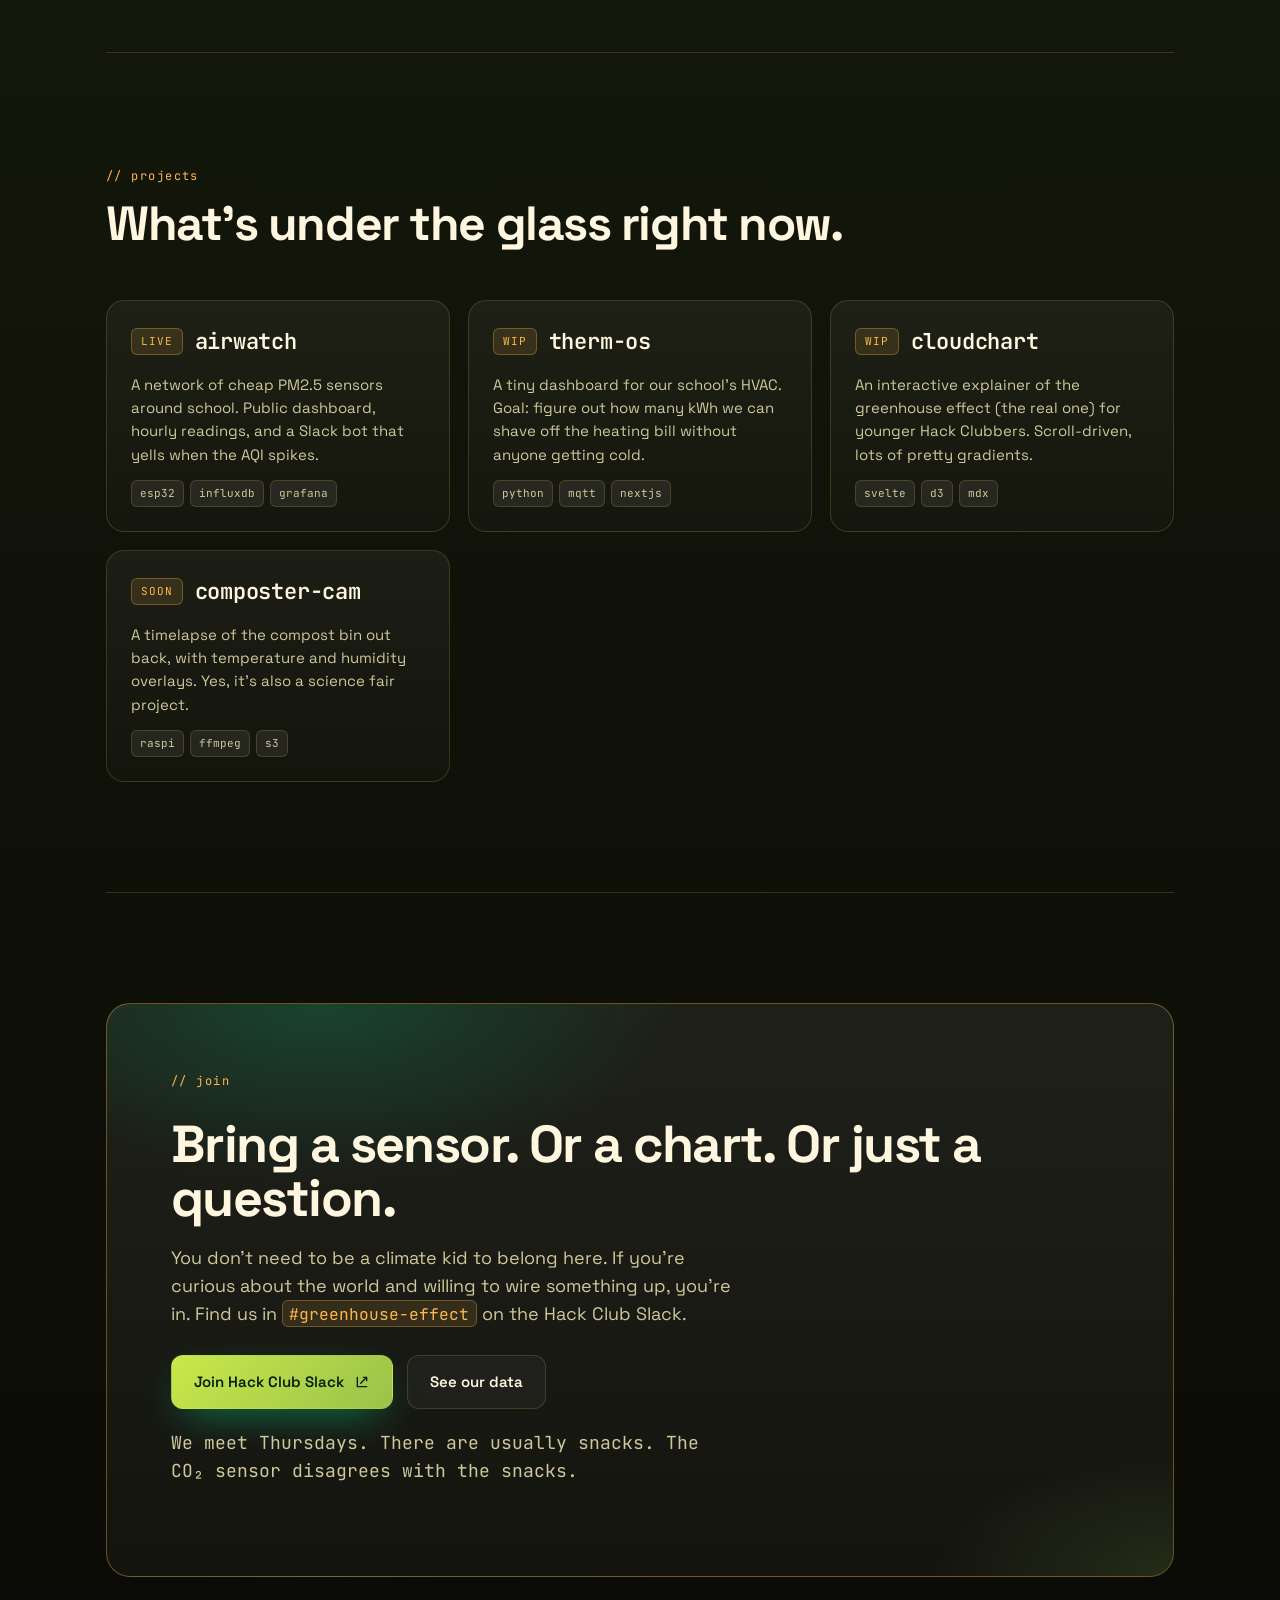
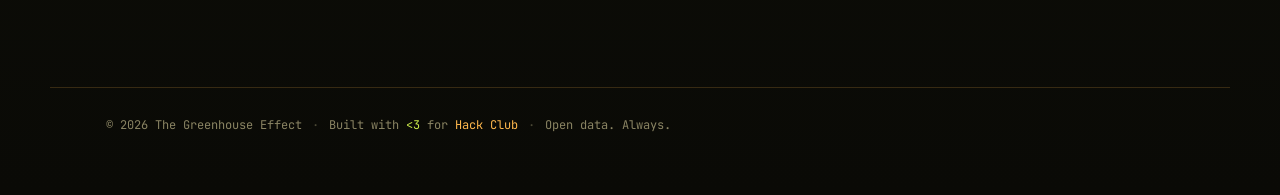
<file: greenhouse-effect.html>
<!doctype html>
<html lang="en">
  <head>
    <meta charset="utf-8" />
    <meta name="viewport" content="width=device-width, initial-scale=1, viewport-fit=cover" />
    <meta name="color-scheme" content="dark" />
    <meta name="theme-color" content="#1a1f0e" />
    <meta
      name="description"
      content="The Greenhouse Effect — Hack Club: The Game. We&rsquo;re warming up the leaderboard. Climate-curious teen hackers."
    />
    <meta property="og:title" content="The Greenhouse Effect · Hack Club: The Game" />
    <meta
      property="og:description"
      content="Climate-curious teen hackers warming up the leaderboard. Hack Club: The Game."
    />
    <meta property="og:type" content="website" />
    <title>The Greenhouse Effect · Hack Club: The Game</title>
    <link rel="icon" href="data:image/svg+xml,%3Csvg xmlns='http://www.w3.org/2000/svg' viewBox='0 0 64 64'%3E%3Cdefs%3E%3ClinearGradient id='g' x1='0' y1='0' x2='1' y2='1'%3E%3Cstop offset='0' stop-color='%23c9e84a'/%3E%3Cstop offset='1' stop-color='%23ffb84d'/%3E%3C/linearGradient%3E%3C/defs%3E%3Cpath fill='url(%23g)' d='M32 6 8 24v34h48V24L32 6Zm0 8 18 14v22H14V28l18-14Z'/%3E%3Cpath fill='url(%23g)' d='M28 34h8v18h-8z'/%3E%3C/svg%3E" />
    <link rel="preconnect" href="https://fonts.googleapis.com" />
    <link rel="preconnect" href="https://fonts.gstatic.com" crossorigin />
    <link
      href="https://fonts.googleapis.com/css2?family=Space+Grotesk:wght@400;500;600;700&family=JetBrains+Mono:wght@400;600&display=swap"
      rel="stylesheet"
    />
    <link rel="stylesheet" href="styles.css" />
  </head>
  <body class="theme-gh">
    <canvas id="bg-canvas" aria-hidden="true"></canvas>
    <div class="noise" aria-hidden="true"></div>

    <header class="site-header">
      <div class="teams-strip" aria-label="Other teams">
        <span class="teams-strip-label">teams &rarr;</span>
        <div class="teams-strip-list">
          <a href="green-team-1.html">Green Team 1</a>
          <a href="index.html">Green Team 2</a>
          <a class="active" href="greenhouse-effect.html" aria-current="page">Greenhouse Effect</a>
          <a href="lettuce.html">Lettuce</a>
        </div>
      </div>
      <nav class="nav" aria-label="Primary">
        <a class="brand" href="#top" aria-label="The Greenhouse Effect home">
          <span class="brand-mark" aria-hidden="true">
            <svg viewBox="0 0 24 24" width="22" height="22">
              <path
                d="M12 3 3 10v11h18V10l-9-7Zm0 3 6 4.6V19h-3v-6h-6v6H6V10.6L12 6Z"
                fill="currentColor"
              />
            </svg>
          </span>
          <span class="brand-text">
            <span class="brand-line">GREENHOUSE&nbsp;EFFECT</span>
            <span class="brand-sub">hack club · the game</span>
          </span>
        </a>
        <div class="nav-links">
          <a href="#mission">Mission</a>
          <a href="#stats">Stats</a>
          <a href="#crew">Crew</a>
          <a href="#projects">Projects</a>
          <a class="cta" href="#join">Join us</a>
        </div>
      </nav>
    </header>

    <main id="top">
      <section class="hero">
        <div class="hero-tag">
          <span class="dot"></span>
          <span>Team #03 · status: warming up</span>
        </div>
        <h1 class="hero-title">
          <span class="line">We&rsquo;re the</span>
          <span class="line gradient">Greenhouse&nbsp;Effect.</span>
          <span class="line">We&rsquo;re cooking.</span>
        </h1>
        <p class="hero-sub">
          A climate-curious crew in
          <strong>Hack&nbsp;Club: The&nbsp;Game</strong>. We build dashboards,
          sensors, and small tools for a planet that&rsquo;s having a tough
          decade.
        </p>
        <div class="hero-cta">
          <a class="btn btn-primary" href="#join">
            <span>Get in the greenhouse</span>
            <svg viewBox="0 0 24 24" width="18" height="18" aria-hidden="true">
              <path
                d="M5 12h14M13 5l7 7-7 7"
                fill="none"
                stroke="currentColor"
                stroke-width="2"
                stroke-linecap="round"
                stroke-linejoin="round"
              />
            </svg>
          </a>
          <a class="btn btn-ghost" href="#projects">See what we&rsquo;re cooking</a>
        </div>
        <div class="hero-meta">
          <div>
            <span class="hero-meta-num" data-count="3">0</span>
            <span class="hero-meta-label">team number</span>
          </div>
          <div>
            <span class="hero-meta-num" data-count="29">0</span>
            <span class="hero-meta-label">commits / wk</span>
          </div>
          <div>
            <span class="hero-meta-num" data-count="5">0</span>
            <span class="hero-meta-label">sensors live</span>
          </div>
          <div>
            <span class="hero-meta-num" data-count="420" data-suffix="ppm">0</span>
            <span class="hero-meta-label">CO&#8322; in the room</span>
          </div>
        </div>
      </section>

      <section id="mission" class="section">
        <div class="section-head">
          <span class="eyebrow">// mission</span>
          <h2>Measure stuff. Visualize it. Make it useful.</h2>
        </div>
        <div class="mission-grid">
          <article class="card">
            <span class="card-num">01</span>
            <h3>Sensors over speeches</h3>
            <p>
              Anyone can post a climate take. We&rsquo;d rather wire up a
              sensor, log a year of data, and let the chart do the talking.
            </p>
          </article>
          <article class="card">
            <span class="card-num">02</span>
            <h3>Local first</h3>
            <p>
              We pick projects that help our own school, our own town, or our
              own bedroom first. Scale comes after &ldquo;does it work.&rdquo;
            </p>
          </article>
          <article class="card">
            <span class="card-num">03</span>
            <h3>Open data</h3>
            <p>
              Every reading we collect goes into a public bucket with a
              permissive license. If a researcher wants it, it&rsquo;s a
              <code>curl</code> away.
            </p>
          </article>
          <article class="card">
            <span class="card-num">04</span>
            <h3>Optimism, evidenced</h3>
            <p>
              We&rsquo;re not doomers. We just want to see the line on the
              chart go down, and we&rsquo;re willing to build the chart
              ourselves.
            </p>
          </article>
        </div>
      </section>

      <section id="stats" class="section stats">
        <div class="section-head">
          <span class="eyebrow">// scoreboard</span>
          <h2>The numbers, live-ish.</h2>
        </div>
        <div class="stats-grid">
          <div class="stat">
            <span class="stat-num" data-count="980">0</span>
            <span class="stat-label">XP earned</span>
          </div>
          <div class="stat">
            <span class="stat-num" data-count="22">0</span>
            <span class="stat-label">pull requests</span>
          </div>
          <div class="stat">
            <span class="stat-num" data-count="9">0</span>
            <span class="stat-label">teammates</span>
          </div>
          <div class="stat">
            <span class="stat-num" data-count="3" data-suffix="/5">0</span>
            <span class="stat-label">leaderboard rank</span>
          </div>
        </div>
      </section>

      <section id="crew" class="section">
        <div class="section-head">
          <span class="eyebrow">// crew</span>
          <h2>The folks under the heat lamp.</h2>
        </div>
        <div class="crew-grid">
          <article class="crew-card">
            <div class="avatar" data-initials="HL" style="--g1:#c9e84a;--g2:#9bc24a"></div>
            <h3>head leaf</h3>
            <p class="role">team lead · climate · code</p>
            <p class="bio">
              Carries a multimeter and a strong opinion about heat pumps.
            </p>
          </article>
          <article class="crew-card">
            <div class="avatar" data-initials="AT" style="--g1:#ffd76b;--g2:#cc8a2a"></div>
            <h3>atmosphere</h3>
            <p class="role">data · viz · charts</p>
            <p class="bio">
              Believes a good chart can change someone&rsquo;s mind. Has
              evidence.
            </p>
          </article>
          <article class="crew-card">
            <div class="avatar" data-initials="SR" style="--g1:#ffb84d;--g2:#b87a2a"></div>
            <h3>sensors</h3>
            <p class="role">esp32 · solder · battery</p>
            <p class="bio">
              Will design you a PCB for a sensor you didn&rsquo;t know you
              needed.
            </p>
          </article>
          <article class="crew-card">
            <div class="avatar" data-initials="CM" style="--g1:#e8d97f;--g2:#a68a2e"></div>
            <h3>comms</h3>
            <p class="role">writing · outreach · talks</p>
            <p class="bio">
              Turns our raw data into a blog post your aunt will actually
              read.
            </p>
          </article>
          <article class="crew-card">
            <div class="avatar" data-initials="GR" style="--g1:#dde880;--g2:#7a9c2a"></div>
            <h3>garden</h3>
            <p class="role">biology · soil · greenhouse irl</p>
            <p class="bio">Yes, we have an actual greenhouse. It has wifi.</p>
          </article>
          <article class="crew-card crew-card-open">
            <div class="avatar avatar-open" aria-hidden="true">+</div>
            <h3>you?</h3>
            <p class="role">any role · any level</p>
            <p class="bio">
              Bonus points if you&rsquo;ve ever tried (and failed) to keep a
              houseplant alive. Empathy is a skill.
            </p>
            <a class="crew-cta" href="#join">Claim a seat &rarr;</a>
          </article>
        </div>
      </section>

      <section id="projects" class="section">
        <div class="section-head">
          <span class="eyebrow">// projects</span>
          <h2>What&rsquo;s under the glass right now.</h2>
        </div>
        <div class="projects">
          <article class="project">
            <header>
              <span class="tag">live</span>
              <h3>airwatch</h3>
            </header>
            <p>
              A network of cheap PM2.5 sensors around school. Public dashboard,
              hourly readings, and a Slack bot that yells when the AQI
              spikes.
            </p>
            <footer>
              <span>esp32</span><span>influxdb</span><span>grafana</span>
            </footer>
          </article>
          <article class="project">
            <header>
              <span class="tag tag-wip">wip</span>
              <h3>therm-os</h3>
            </header>
            <p>
              A tiny dashboard for our school&rsquo;s HVAC. Goal: figure out
              how many kWh we can shave off the heating bill without anyone
              getting cold.
            </p>
            <footer>
              <span>python</span><span>mqtt</span><span>nextjs</span>
            </footer>
          </article>
          <article class="project">
            <header>
              <span class="tag tag-wip">wip</span>
              <h3>cloudchart</h3>
            </header>
            <p>
              An interactive explainer of the greenhouse effect (the real one)
              for younger Hack Clubbers. Scroll-driven, lots of pretty
              gradients.
            </p>
            <footer>
              <span>svelte</span><span>d3</span><span>mdx</span>
            </footer>
          </article>
          <article class="project">
            <header>
              <span class="tag tag-soon">soon</span>
              <h3>composter-cam</h3>
            </header>
            <p>
              A timelapse of the compost bin out back, with temperature and
              humidity overlays. Yes, it&rsquo;s also a science fair project.
            </p>
            <footer>
              <span>raspi</span><span>ffmpeg</span><span>s3</span>
            </footer>
          </article>
        </div>
      </section>

      <section id="join" class="section join">
        <div class="join-card">
          <span class="eyebrow">// join</span>
          <h2>Bring a sensor. Or a chart. Or just a question.</h2>
          <p>
            You don&rsquo;t need to be a climate kid to belong here. If
            you&rsquo;re curious about the world and willing to wire something
            up, you&rsquo;re in. Find us in <code>#greenhouse-effect</code>
            on the Hack Club Slack.
          </p>
          <div class="join-actions">
            <a
              class="btn btn-primary"
              href="https://hackclub.com/slack/"
              target="_blank"
              rel="noopener noreferrer"
            >
              <span>Join Hack Club Slack</span>
              <svg viewBox="0 0 24 24" width="16" height="16" aria-hidden="true">
                <path
                  d="M14 5h5v5M19 5l-9 9M5 5v14h14"
                  fill="none"
                  stroke="currentColor"
                  stroke-width="2"
                  stroke-linecap="round"
                  stroke-linejoin="round"
                />
              </svg>
            </a>
            <a
              class="btn btn-ghost"
              href="https://github.com/"
              target="_blank"
              rel="noopener noreferrer"
            >
              See our data
            </a>
          </div>
          <p class="join-fine">
            We meet Thursdays. There are usually snacks. The CO&#8322; sensor
            disagrees with the snacks.
          </p>
        </div>
      </section>
    </main>

    <footer class="foot">
      <div class="foot-row">
        <span>&copy; <span id="year">2026</span> The Greenhouse Effect</span>
        <span class="foot-dot">·</span>
        <span>
          Built with
          <span class="heart" aria-hidden="true">&lt;3</span>
          for
          <a
            href="https://hackclub.com"
            target="_blank"
            rel="noopener noreferrer"
            >Hack&nbsp;Club</a
          >
        </span>
        <span class="foot-dot">·</span>
        <span>Open data. Always.</span>
      </div>
    </footer>

    <script src="script.js" defer></script>
  </body>
</html>
</file>
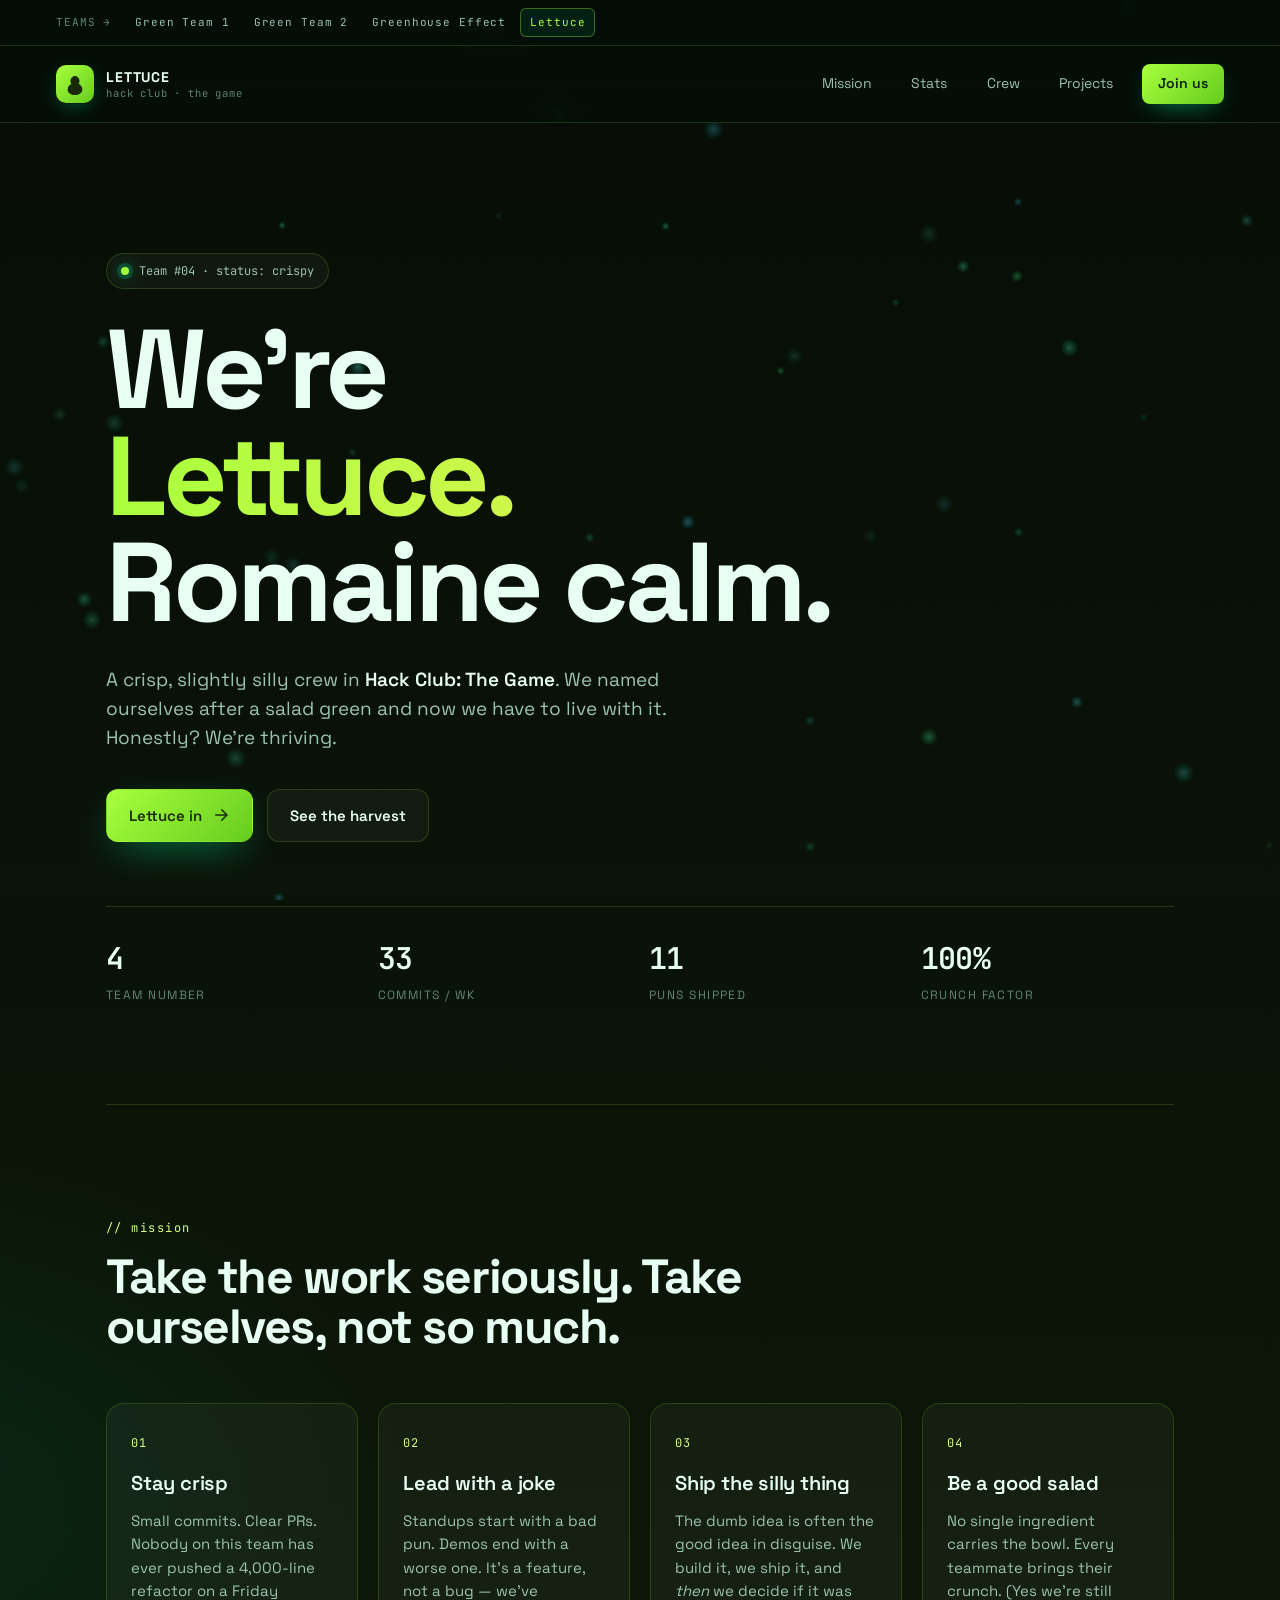
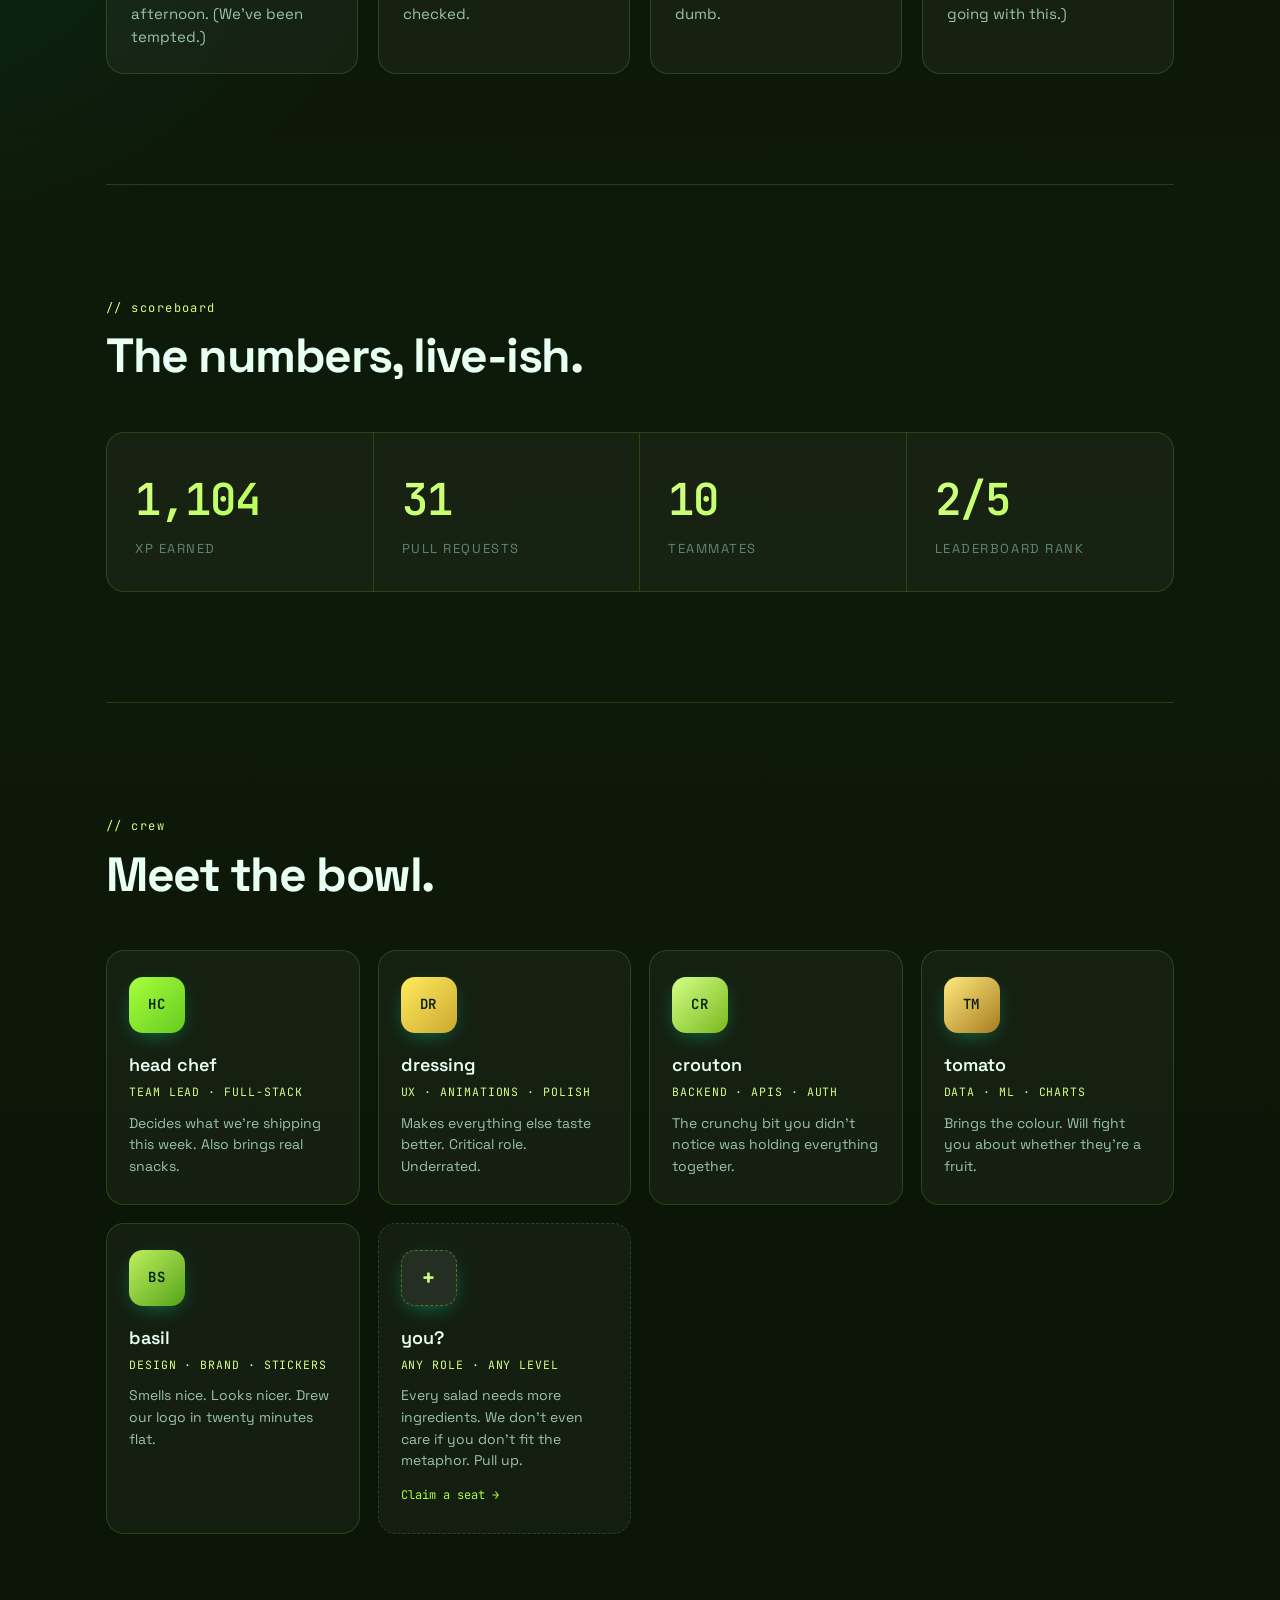
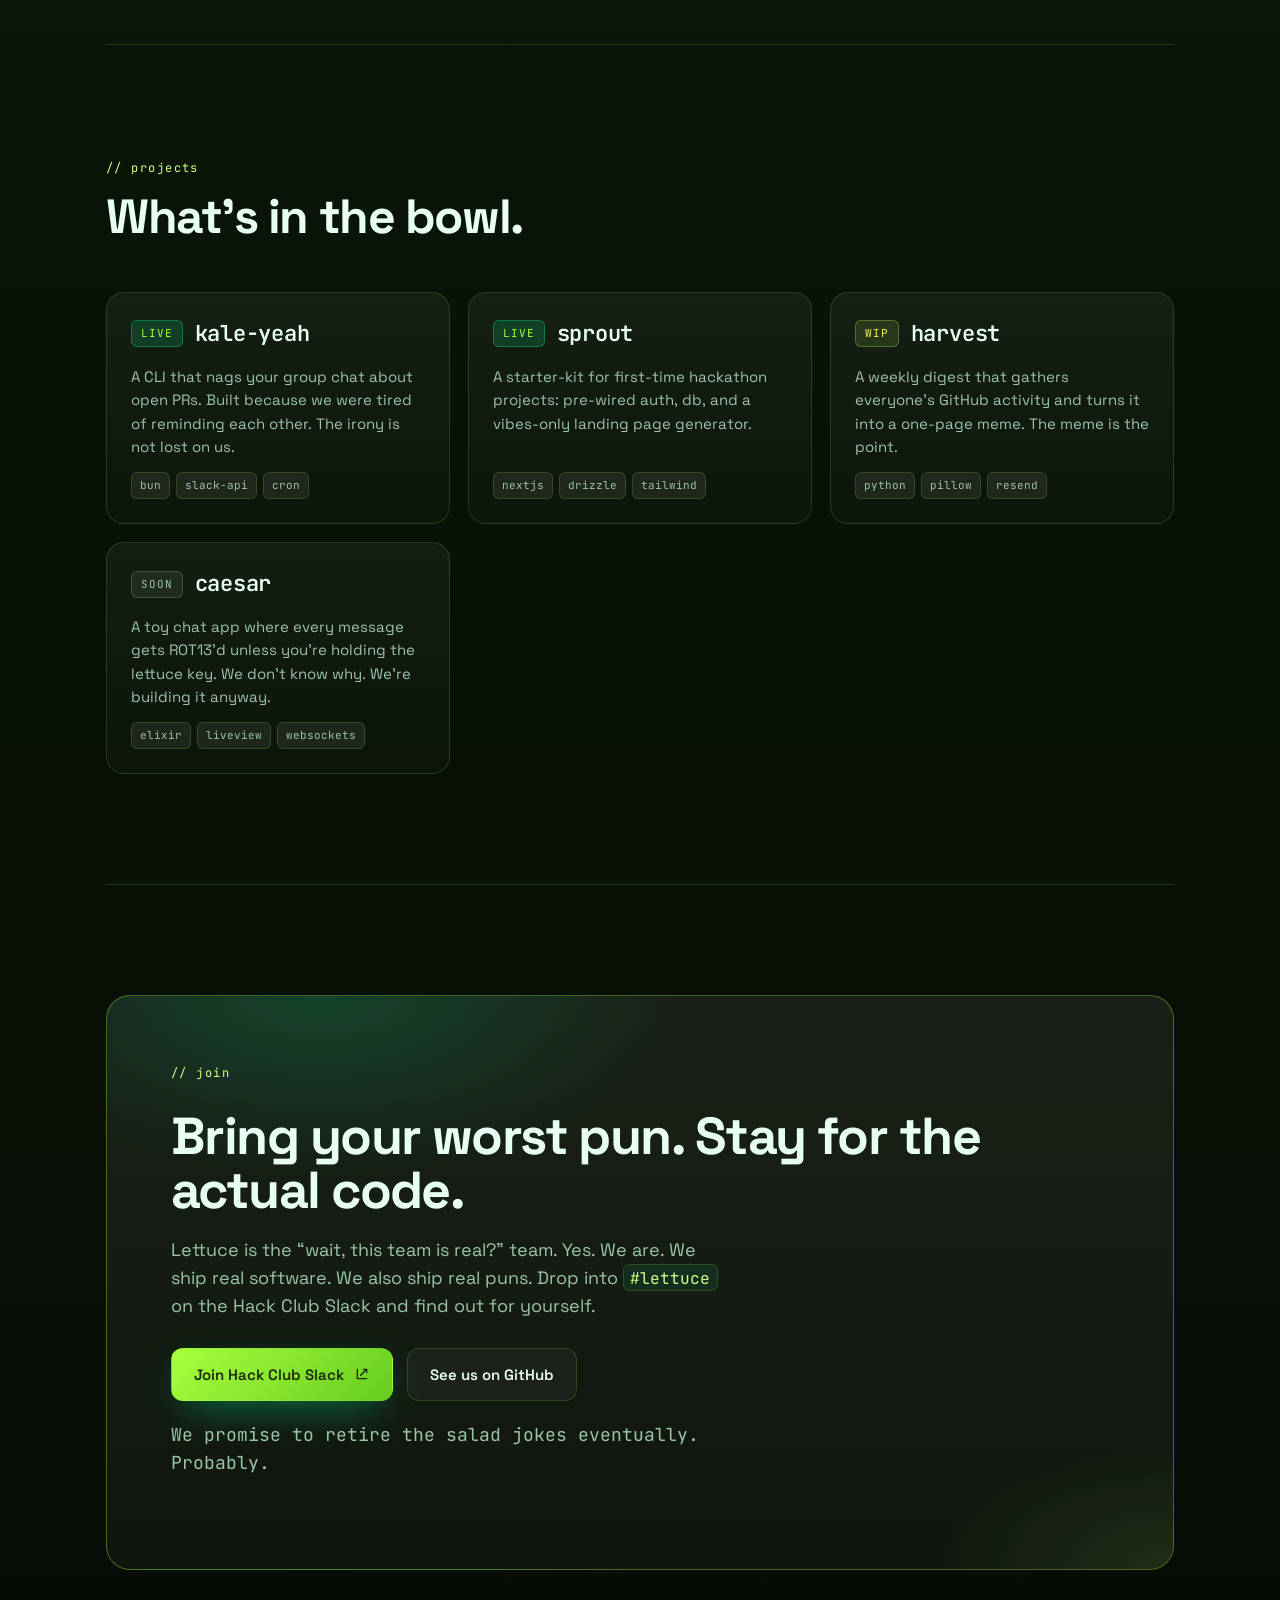
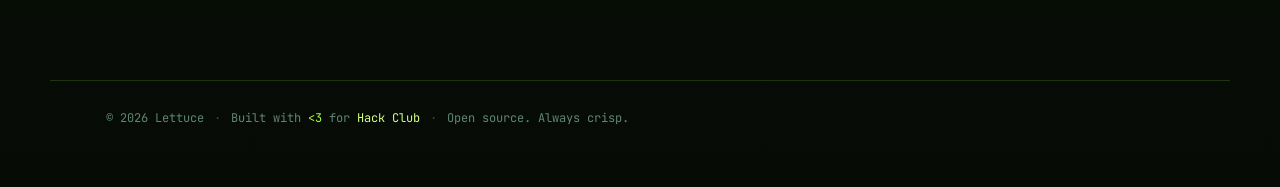
<file: lettuce.html>
<!doctype html>
<html lang="en">
  <head>
    <meta charset="utf-8" />
    <meta name="viewport" content="width=device-width, initial-scale=1, viewport-fit=cover" />
    <meta name="color-scheme" content="dark" />
    <meta name="theme-color" content="#0e1a09" />
    <meta
      name="description"
      content="Lettuce — Hack Club: The Game. Romaine calm. A crisp crew of teen hackers shipping silly, sincere software."
    />
    <meta property="og:title" content="Lettuce · Hack Club: The Game" />
    <meta
      property="og:description"
      content="Romaine calm. Hack Club: The Game team Lettuce — silly name, sincere code."
    />
    <meta property="og:type" content="website" />
    <title>Lettuce · Hack Club: The Game</title>
    <link rel="icon" href="data:image/svg+xml,%3Csvg xmlns='http://www.w3.org/2000/svg' viewBox='0 0 64 64'%3E%3Cdefs%3E%3ClinearGradient id='g' x1='0' y1='0' x2='1' y2='1'%3E%3Cstop offset='0' stop-color='%23a8ff3d'/%3E%3Cstop offset='1' stop-color='%2366cc1f'/%3E%3C/linearGradient%3E%3C/defs%3E%3Cpath fill='url(%23g)' d='M32 6c-8 2-14 8-14 16 0 4 2 8 4 10-6 2-10 6-10 12 0 8 8 14 20 14s20-6 20-14c0-6-4-10-10-12 2-2 4-6 4-10 0-8-6-14-14-16Z'/%3E%3C/svg%3E" />
    <link rel="preconnect" href="https://fonts.googleapis.com" />
    <link rel="preconnect" href="https://fonts.gstatic.com" crossorigin />
    <link
      href="https://fonts.googleapis.com/css2?family=Space+Grotesk:wght@400;500;600;700&family=JetBrains+Mono:wght@400;600&display=swap"
      rel="stylesheet"
    />
    <link rel="stylesheet" href="styles.css" />
  </head>
  <body class="theme-lettuce">
    <canvas id="bg-canvas" aria-hidden="true"></canvas>
    <div class="noise" aria-hidden="true"></div>

    <header class="site-header">
      <div class="teams-strip" aria-label="Other teams">
        <span class="teams-strip-label">teams &rarr;</span>
        <div class="teams-strip-list">
          <a href="green-team-1.html">Green Team 1</a>
          <a href="index.html">Green Team 2</a>
          <a href="greenhouse-effect.html">Greenhouse Effect</a>
          <a class="active" href="lettuce.html" aria-current="page">Lettuce</a>
        </div>
      </div>
      <nav class="nav" aria-label="Primary">
        <a class="brand" href="#top" aria-label="Lettuce home">
          <span class="brand-mark" aria-hidden="true">
            <svg viewBox="0 0 24 24" width="22" height="22">
              <path
                d="M12 3c-3 1-5 3-5 6 0 1 .5 2 1 3-2 1-4 3-4 6 0 4 4 6 8 6s8-2 8-6c0-3-2-5-4-6 .5-1 1-2 1-3 0-3-2-5-5-6Z"
                fill="currentColor"
              />
            </svg>
          </span>
          <span class="brand-text">
            <span class="brand-line">LETTUCE</span>
            <span class="brand-sub">hack club · the game</span>
          </span>
        </a>
        <div class="nav-links">
          <a href="#mission">Mission</a>
          <a href="#stats">Stats</a>
          <a href="#crew">Crew</a>
          <a href="#projects">Projects</a>
          <a class="cta" href="#join">Join us</a>
        </div>
      </nav>
    </header>

    <main id="top">
      <section class="hero">
        <div class="hero-tag">
          <span class="dot"></span>
          <span>Team #04 · status: crispy</span>
        </div>
        <h1 class="hero-title">
          <span class="line">We&rsquo;re</span>
          <span class="line gradient">Lettuce.</span>
          <span class="line">Romaine calm.</span>
        </h1>
        <p class="hero-sub">
          A crisp, slightly silly crew in
          <strong>Hack&nbsp;Club: The&nbsp;Game</strong>. We named ourselves
          after a salad green and now we have to live with it. Honestly?
          We&rsquo;re thriving.
        </p>
        <div class="hero-cta">
          <a class="btn btn-primary" href="#join">
            <span>Lettuce in</span>
            <svg viewBox="0 0 24 24" width="18" height="18" aria-hidden="true">
              <path
                d="M5 12h14M13 5l7 7-7 7"
                fill="none"
                stroke="currentColor"
                stroke-width="2"
                stroke-linecap="round"
                stroke-linejoin="round"
              />
            </svg>
          </a>
          <a class="btn btn-ghost" href="#projects">See the harvest</a>
        </div>
        <div class="hero-meta">
          <div>
            <span class="hero-meta-num" data-count="4">0</span>
            <span class="hero-meta-label">team number</span>
          </div>
          <div>
            <span class="hero-meta-num" data-count="33">0</span>
            <span class="hero-meta-label">commits / wk</span>
          </div>
          <div>
            <span class="hero-meta-num" data-count="11">0</span>
            <span class="hero-meta-label">puns shipped</span>
          </div>
          <div>
            <span class="hero-meta-num" data-count="100" data-suffix="%">0</span>
            <span class="hero-meta-label">crunch factor</span>
          </div>
        </div>
      </section>

      <section id="mission" class="section">
        <div class="section-head">
          <span class="eyebrow">// mission</span>
          <h2>Take the work seriously. Take ourselves, not so much.</h2>
        </div>
        <div class="mission-grid">
          <article class="card">
            <span class="card-num">01</span>
            <h3>Stay crisp</h3>
            <p>
              Small commits. Clear PRs. Nobody on this team has ever pushed a
              4,000-line refactor on a Friday afternoon. (We&rsquo;ve been
              tempted.)
            </p>
          </article>
          <article class="card">
            <span class="card-num">02</span>
            <h3>Lead with a joke</h3>
            <p>
              Standups start with a bad pun. Demos end with a worse one.
              It&rsquo;s a feature, not a bug — we&rsquo;ve checked.
            </p>
          </article>
          <article class="card">
            <span class="card-num">03</span>
            <h3>Ship the silly thing</h3>
            <p>
              The dumb idea is often the good idea in disguise. We build it,
              we ship it, and <em>then</em> we decide if it was dumb.
            </p>
          </article>
          <article class="card">
            <span class="card-num">04</span>
            <h3>Be a good salad</h3>
            <p>
              No single ingredient carries the bowl. Every teammate brings
              their crunch. (Yes we&rsquo;re still going with this.)
            </p>
          </article>
        </div>
      </section>

      <section id="stats" class="section stats">
        <div class="section-head">
          <span class="eyebrow">// scoreboard</span>
          <h2>The numbers, live-ish.</h2>
        </div>
        <div class="stats-grid">
          <div class="stat">
            <span class="stat-num" data-count="1105">0</span>
            <span class="stat-label">XP earned</span>
          </div>
          <div class="stat">
            <span class="stat-num" data-count="31">0</span>
            <span class="stat-label">pull requests</span>
          </div>
          <div class="stat">
            <span class="stat-num" data-count="10">0</span>
            <span class="stat-label">teammates</span>
          </div>
          <div class="stat">
            <span class="stat-num" data-count="2" data-suffix="/5">0</span>
            <span class="stat-label">leaderboard rank</span>
          </div>
        </div>
      </section>

      <section id="crew" class="section">
        <div class="section-head">
          <span class="eyebrow">// crew</span>
          <h2>Meet the bowl.</h2>
        </div>
        <div class="crew-grid">
          <article class="crew-card">
            <div class="avatar" data-initials="HC" style="--g1:#a8ff3d;--g2:#66cc1f"></div>
            <h3>head chef</h3>
            <p class="role">team lead · full-stack</p>
            <p class="bio">
              Decides what we&rsquo;re shipping this week. Also brings real
              snacks.
            </p>
          </article>
          <article class="crew-card">
            <div class="avatar" data-initials="DR" style="--g1:#ffec5c;--g2:#cca832"></div>
            <h3>dressing</h3>
            <p class="role">ux · animations · polish</p>
            <p class="bio">
              Makes everything else taste better. Critical role. Underrated.
            </p>
          </article>
          <article class="crew-card">
            <div class="avatar" data-initials="CR" style="--g1:#d4ff85;--g2:#7ab820"></div>
            <h3>crouton</h3>
            <p class="role">backend · apis · auth</p>
            <p class="bio">
              The crunchy bit you didn&rsquo;t notice was holding everything
              together.
            </p>
          </article>
          <article class="crew-card">
            <div class="avatar" data-initials="TM" style="--g1:#ffea7f;--g2:#a87c1f"></div>
            <h3>tomato</h3>
            <p class="role">data · ml · charts</p>
            <p class="bio">
              Brings the colour. Will fight you about whether they&rsquo;re a
              fruit.
            </p>
          </article>
          <article class="crew-card">
            <div class="avatar" data-initials="BS" style="--g1:#bff05f;--g2:#56a31a"></div>
            <h3>basil</h3>
            <p class="role">design · brand · stickers</p>
            <p class="bio">
              Smells nice. Looks nicer. Drew our logo in twenty minutes flat.
            </p>
          </article>
          <article class="crew-card crew-card-open">
            <div class="avatar avatar-open" aria-hidden="true">+</div>
            <h3>you?</h3>
            <p class="role">any role · any level</p>
            <p class="bio">
              Every salad needs more ingredients. We don&rsquo;t even care if
              you don&rsquo;t fit the metaphor. Pull up.
            </p>
            <a class="crew-cta" href="#join">Claim a seat &rarr;</a>
          </article>
        </div>
      </section>

      <section id="projects" class="section">
        <div class="section-head">
          <span class="eyebrow">// projects</span>
          <h2>What&rsquo;s in the bowl.</h2>
        </div>
        <div class="projects">
          <article class="project">
            <header>
              <span class="tag">live</span>
              <h3>kale-yeah</h3>
            </header>
            <p>
              A CLI that nags your group chat about open PRs. Built because
              we were tired of reminding each other. The irony is not lost on
              us.
            </p>
            <footer>
              <span>bun</span><span>slack-api</span><span>cron</span>
            </footer>
          </article>
          <article class="project">
            <header>
              <span class="tag">live</span>
              <h3>sprout</h3>
            </header>
            <p>
              A starter-kit for first-time hackathon projects: pre-wired auth,
              db, and a vibes-only landing page generator.
            </p>
            <footer>
              <span>nextjs</span><span>drizzle</span><span>tailwind</span>
            </footer>
          </article>
          <article class="project">
            <header>
              <span class="tag tag-wip">wip</span>
              <h3>harvest</h3>
            </header>
            <p>
              A weekly digest that gathers everyone&rsquo;s GitHub activity
              and turns it into a one-page meme. The meme is the point.
            </p>
            <footer>
              <span>python</span><span>pillow</span><span>resend</span>
            </footer>
          </article>
          <article class="project">
            <header>
              <span class="tag tag-soon">soon</span>
              <h3>caesar</h3>
            </header>
            <p>
              A toy chat app where every message gets ROT13&rsquo;d unless
              you&rsquo;re holding the lettuce key. We don&rsquo;t know why.
              We&rsquo;re building it anyway.
            </p>
            <footer>
              <span>elixir</span><span>liveview</span><span>websockets</span>
            </footer>
          </article>
        </div>
      </section>

      <section id="join" class="section join">
        <div class="join-card">
          <span class="eyebrow">// join</span>
          <h2>Bring your worst pun. Stay for the actual code.</h2>
          <p>
            Lettuce is the &ldquo;wait, this team is real?&rdquo; team. Yes.
            We are. We ship real software. We also ship real puns. Drop into
            <code>#lettuce</code> on the Hack Club Slack and find out for
            yourself.
          </p>
          <div class="join-actions">
            <a
              class="btn btn-primary"
              href="https://hackclub.com/slack/"
              target="_blank"
              rel="noopener noreferrer"
            >
              <span>Join Hack Club Slack</span>
              <svg viewBox="0 0 24 24" width="16" height="16" aria-hidden="true">
                <path
                  d="M14 5h5v5M19 5l-9 9M5 5v14h14"
                  fill="none"
                  stroke="currentColor"
                  stroke-width="2"
                  stroke-linecap="round"
                  stroke-linejoin="round"
                />
              </svg>
            </a>
            <a
              class="btn btn-ghost"
              href="https://github.com/"
              target="_blank"
              rel="noopener noreferrer"
            >
              See us on GitHub
            </a>
          </div>
          <p class="join-fine">
            We promise to retire the salad jokes eventually. Probably.
          </p>
        </div>
      </section>
    </main>

    <footer class="foot">
      <div class="foot-row">
        <span>&copy; <span id="year">2026</span> Lettuce</span>
        <span class="foot-dot">·</span>
        <span>
          Built with
          <span class="heart" aria-hidden="true">&lt;3</span>
          for
          <a
            href="https://hackclub.com"
            target="_blank"
            rel="noopener noreferrer"
            >Hack&nbsp;Club</a
          >
        </span>
        <span class="foot-dot">·</span>
        <span>Open source. Always crisp.</span>
      </div>
    </footer>

    <script src="script.js" defer></script>
  </body>
</html>
</file>
<file: styles.css>
:root {
  --bg-0: #050d09;
  --bg-1: #0a1f14;
  --bg-2: #0f2a1c;
  --surface: rgba(255, 255, 255, 0.04);
  --surface-strong: rgba(255, 255, 255, 0.07);
  --border: rgba(122, 240, 192, 0.14);
  --border-strong: rgba(122, 240, 192, 0.28);
  --text: #e8fff3;
  --text-dim: #9bc3ad;
  --text-faint: #5f8674;
  --green: #00ffa3;
  --green-2: #00c08b;
  --green-soft: #7af0c0;
  --accent: #b6ff5a;
  --shadow: 0 30px 80px -30px rgba(0, 255, 163, 0.25);
  --radius: 18px;
  --radius-sm: 12px;
  --max: 1180px;
  --ease: cubic-bezier(0.2, 0.7, 0.2, 1);
}

* {
  box-sizing: border-box;
}

html {
  scroll-behavior: smooth;
  -webkit-text-size-adjust: 100%;
}

body {
  margin: 0;
  min-height: 100vh;
  font-family: "Space Grotesk", system-ui, -apple-system, "Segoe UI", Roboto,
    sans-serif;
  background: radial-gradient(
      1200px 800px at 80% -10%,
      rgba(0, 255, 163, 0.12),
      transparent 60%
    ),
    radial-gradient(
      900px 600px at -10% 30%,
      rgba(0, 192, 139, 0.1),
      transparent 60%
    ),
    linear-gradient(180deg, var(--bg-0), var(--bg-1) 40%, var(--bg-0));
  color: var(--text);
  line-height: 1.55;
  overflow-x: hidden;
  -webkit-font-smoothing: antialiased;
  text-rendering: optimizeLegibility;
}

a {
  color: inherit;
  text-decoration: none;
}

code {
  font-family: "JetBrains Mono", ui-monospace, "SF Mono", Menlo, monospace;
  font-size: 0.9em;
  background: rgba(0, 255, 163, 0.08);
  color: var(--green-soft);
  padding: 0.1em 0.4em;
  border-radius: 6px;
  border: 1px solid var(--border);
}

/* ---------- background canvas + noise ---------- */
#bg-canvas {
  position: fixed;
  inset: 0;
  width: 100%;
  height: 100%;
  z-index: -2;
  opacity: 0.55;
  pointer-events: none;
}

.noise {
  position: fixed;
  inset: 0;
  z-index: -1;
  pointer-events: none;
  opacity: 0.04;
  mix-blend-mode: overlay;
  background-image: url("data:image/svg+xml,%3Csvg xmlns='http://www.w3.org/2000/svg' width='160' height='160'%3E%3Cfilter id='n'%3E%3CfeTurbulence type='fractalNoise' baseFrequency='0.9' numOctaves='2' stitchTiles='stitch'/%3E%3CfeColorMatrix values='0 0 0 0 1 0 0 0 0 1 0 0 0 0 1 0 0 0 0.5 0'/%3E%3C/filter%3E%3Crect width='100%25' height='100%25' filter='url(%23n)'/%3E%3C/svg%3E");
}

/* ---------- header (sticky stack) ---------- */
.site-header {
  position: sticky;
  top: 0;
  z-index: 50;
  backdrop-filter: blur(14px) saturate(140%);
  -webkit-backdrop-filter: blur(14px) saturate(140%);
  background: linear-gradient(
    180deg,
    rgba(5, 13, 9, 0.85),
    rgba(5, 13, 9, 0.55)
  );
  border-bottom: 1px solid var(--border);
}

/* ---------- teams strip ---------- */
.teams-strip {
  display: flex;
  align-items: center;
  gap: 14px;
  padding: 8px clamp(20px, 5vw, 56px);
  border-bottom: 1px solid var(--border);
  font-family: "JetBrains Mono", monospace;
  font-size: 11px;
  letter-spacing: 0.08em;
  overflow-x: auto;
  scrollbar-width: none;
}

.teams-strip::-webkit-scrollbar {
  display: none;
}

.teams-strip-label {
  color: var(--text-faint);
  text-transform: uppercase;
  white-space: nowrap;
}

.teams-strip-list {
  display: flex;
  gap: 4px;
  flex: 1;
  min-width: 0;
}

.teams-strip a {
  padding: 6px 10px;
  border-radius: 6px;
  color: var(--text-dim);
  white-space: nowrap;
  transition: color 0.2s var(--ease), background 0.2s var(--ease);
}

.teams-strip a:hover {
  color: var(--text);
  background: var(--surface);
}

.teams-strip a.active {
  color: var(--green);
  background: rgba(0, 255, 163, 0.08);
  border: 1px solid var(--border-strong);
  padding: 5px 9px;
}

/* ---------- nav ---------- */
.nav {
  display: flex;
  align-items: center;
  justify-content: space-between;
  padding: 18px clamp(20px, 5vw, 56px);
}

.brand {
  display: inline-flex;
  align-items: center;
  gap: 12px;
  color: var(--text);
}

.brand-mark {
  display: grid;
  place-items: center;
  width: 38px;
  height: 38px;
  border-radius: 10px;
  background: linear-gradient(135deg, var(--green), var(--green-2));
  color: #062013;
  box-shadow: 0 0 0 1px rgba(0, 0, 0, 0.25),
    0 6px 22px -8px rgba(0, 255, 163, 0.6);
}

.brand-text {
  display: flex;
  flex-direction: column;
  line-height: 1;
}

.brand-line {
  font-weight: 700;
  letter-spacing: 0.06em;
  font-size: 14px;
}

.brand-sub {
  font-family: "JetBrains Mono", monospace;
  font-size: 10.5px;
  color: var(--text-faint);
  margin-top: 4px;
  letter-spacing: 0.08em;
}

.nav-links {
  display: flex;
  align-items: center;
  gap: clamp(8px, 1.5vw, 22px);
}

.nav-links a {
  font-size: 14px;
  color: var(--text-dim);
  padding: 8px 10px;
  border-radius: 8px;
  transition: color 0.2s var(--ease), background 0.2s var(--ease);
}

.nav-links a:hover {
  color: var(--text);
  background: var(--surface);
}

.nav-links a.cta {
  color: #062013;
  background: linear-gradient(135deg, var(--green), var(--green-2));
  padding: 9px 16px;
  font-weight: 600;
  box-shadow: 0 8px 24px -10px rgba(0, 255, 163, 0.6);
}

.nav-links a.cta:hover {
  filter: brightness(1.08);
  transform: translateY(-1px);
}

/* ---------- hero ---------- */
main {
  max-width: var(--max);
  margin: 0 auto;
  padding: 0 clamp(20px, 5vw, 56px);
}

.hero {
  padding: clamp(60px, 12vw, 130px) 0 clamp(50px, 8vw, 100px);
  position: relative;
}

.hero-tag {
  display: inline-flex;
  align-items: center;
  gap: 10px;
  padding: 8px 14px;
  border-radius: 999px;
  background: var(--surface);
  border: 1px solid var(--border);
  font-family: "JetBrains Mono", monospace;
  font-size: 12px;
  color: var(--text-dim);
  margin-bottom: 28px;
}

.hero-tag .dot {
  width: 8px;
  height: 8px;
  border-radius: 50%;
  background: var(--green);
  box-shadow: 0 0 0 4px rgba(0, 255, 163, 0.18),
    0 0 18px rgba(0, 255, 163, 0.8);
  animation: pulse 2s infinite ease-in-out;
}

@keyframes pulse {
  0%, 100% { opacity: 1; transform: scale(1); }
  50% { opacity: 0.6; transform: scale(0.9); }
}

.hero-title {
  font-size: clamp(44px, 9vw, 112px);
  line-height: 0.95;
  letter-spacing: -0.04em;
  font-weight: 700;
  margin: 0 0 28px;
}

.hero-title .line {
  display: block;
  opacity: 0;
  transform: translateY(20px);
  animation: rise 0.9s var(--ease) forwards;
}

.hero-title .line:nth-child(1) { animation-delay: 0.05s; }
.hero-title .line:nth-child(2) { animation-delay: 0.2s; }
.hero-title .line:nth-child(3) { animation-delay: 0.35s; }

@keyframes rise {
  to { opacity: 1; transform: translateY(0); }
}

.hero-title .gradient {
  background: linear-gradient(
    100deg,
    var(--green) 0%,
    var(--accent) 45%,
    var(--green-soft) 100%
  );
  -webkit-background-clip: text;
  background-clip: text;
  color: transparent;
  background-size: 200% 100%;
  animation: rise 0.9s var(--ease) 0.2s forwards,
    shimmer 8s ease-in-out infinite;
}

@keyframes shimmer {
  0%, 100% { background-position: 0% 50%; }
  50% { background-position: 100% 50%; }
}

.hero-sub {
  max-width: 620px;
  font-size: clamp(16px, 1.6vw, 19px);
  color: var(--text-dim);
  margin: 0 0 36px;
  opacity: 0;
  animation: rise 0.9s var(--ease) 0.5s forwards;
}

.hero-sub strong {
  color: var(--text);
  font-weight: 600;
}

.hero-cta {
  display: flex;
  gap: 14px;
  flex-wrap: wrap;
  opacity: 0;
  animation: rise 0.9s var(--ease) 0.65s forwards;
}

.btn {
  display: inline-flex;
  align-items: center;
  gap: 10px;
  padding: 14px 22px;
  border-radius: 12px;
  font-weight: 600;
  font-size: 15px;
  transition: transform 0.2s var(--ease), box-shadow 0.2s var(--ease),
    background 0.2s var(--ease), border-color 0.2s var(--ease);
  cursor: pointer;
  border: 1px solid transparent;
  white-space: nowrap;
}

.btn-primary {
  background: linear-gradient(135deg, var(--green), var(--green-2));
  color: #062013;
  box-shadow: 0 14px 40px -14px rgba(0, 255, 163, 0.55);
}

.btn-primary:hover {
  transform: translateY(-2px);
  box-shadow: 0 18px 50px -14px rgba(0, 255, 163, 0.7);
}

.btn-ghost {
  background: var(--surface);
  border-color: var(--border);
  color: var(--text);
}

.btn-ghost:hover {
  background: var(--surface-strong);
  border-color: var(--border-strong);
  transform: translateY(-2px);
}

.hero-meta {
  display: grid;
  grid-template-columns: repeat(4, minmax(0, 1fr));
  gap: 18px;
  margin-top: 64px;
  padding-top: 28px;
  border-top: 1px solid var(--border);
  opacity: 0;
  animation: rise 0.9s var(--ease) 0.8s forwards;
}

.hero-meta > div {
  display: flex;
  flex-direction: column;
  gap: 4px;
}

.hero-meta-num {
  font-family: "JetBrains Mono", monospace;
  font-size: clamp(22px, 3vw, 30px);
  font-weight: 600;
  color: var(--text);
  letter-spacing: -0.02em;
}

.hero-meta-label {
  font-size: 12px;
  color: var(--text-faint);
  text-transform: uppercase;
  letter-spacing: 0.12em;
}

/* ---------- generic section ---------- */
.section {
  padding: clamp(60px, 10vw, 110px) 0;
  border-top: 1px solid var(--border);
}

.section-head {
  margin-bottom: 50px;
  max-width: 760px;
}

.eyebrow {
  display: inline-block;
  font-family: "JetBrains Mono", monospace;
  font-size: 12px;
  color: var(--green-soft);
  letter-spacing: 0.12em;
  margin-bottom: 14px;
}

.section-head h2 {
  font-size: clamp(28px, 4.4vw, 48px);
  line-height: 1.05;
  letter-spacing: -0.03em;
  margin: 0;
  font-weight: 700;
}

/* ---------- mission cards ---------- */
.mission-grid {
  display: grid;
  grid-template-columns: repeat(auto-fit, minmax(250px, 1fr));
  gap: 20px;
}

.card {
  position: relative;
  padding: 26px 24px 24px;
  border-radius: var(--radius);
  background: var(--surface);
  border: 1px solid var(--border);
  overflow: hidden;
  transition: transform 0.3s var(--ease), border-color 0.3s var(--ease),
    background 0.3s var(--ease);
}

.card::before {
  content: "";
  position: absolute;
  inset: -1px;
  border-radius: inherit;
  padding: 1px;
  background: linear-gradient(
    135deg,
    rgba(0, 255, 163, 0.4),
    transparent 50%
  );
  -webkit-mask: linear-gradient(#000 0 0) content-box,
    linear-gradient(#000 0 0);
  mask: linear-gradient(#000 0 0) content-box, linear-gradient(#000 0 0);
  -webkit-mask-composite: xor;
  mask-composite: exclude;
  opacity: 0;
  transition: opacity 0.3s var(--ease);
  pointer-events: none;
}

.card:hover {
  transform: translateY(-4px);
  background: var(--surface-strong);
}

.card:hover::before {
  opacity: 1;
}

.card-num {
  display: inline-block;
  font-family: "JetBrains Mono", monospace;
  font-size: 12px;
  color: var(--green-soft);
  margin-bottom: 16px;
  letter-spacing: 0.1em;
}

.card h3 {
  margin: 0 0 10px;
  font-size: 20px;
  font-weight: 600;
  letter-spacing: -0.01em;
}

.card p {
  margin: 0;
  color: var(--text-dim);
  font-size: 15px;
}

/* ---------- stats ---------- */
.stats-grid {
  display: grid;
  grid-template-columns: repeat(auto-fit, minmax(180px, 1fr));
  gap: 0;
  border: 1px solid var(--border);
  border-radius: var(--radius);
  overflow: hidden;
  background: var(--surface);
}

.stat {
  padding: 32px 28px;
  border-right: 1px solid var(--border);
  display: flex;
  flex-direction: column;
  gap: 6px;
}

.stat:last-child {
  border-right: none;
}

.stat-num {
  font-family: "JetBrains Mono", monospace;
  font-size: clamp(32px, 4vw, 44px);
  font-weight: 600;
  color: var(--text);
  letter-spacing: -0.02em;
  background: linear-gradient(135deg, var(--green-soft), var(--green));
  -webkit-background-clip: text;
  background-clip: text;
  color: transparent;
}

.stat-label {
  font-size: 13px;
  color: var(--text-faint);
  text-transform: uppercase;
  letter-spacing: 0.12em;
}

/* ---------- crew ---------- */
.crew-grid {
  display: grid;
  grid-template-columns: repeat(auto-fit, minmax(220px, 1fr));
  gap: 18px;
}

.crew-card {
  padding: 26px 22px;
  border-radius: var(--radius);
  background: var(--surface);
  border: 1px solid var(--border);
  transition: transform 0.3s var(--ease), border-color 0.3s var(--ease);
}

.crew-card:hover {
  transform: translateY(-4px);
  border-color: var(--border-strong);
}

.avatar {
  width: 56px;
  height: 56px;
  border-radius: 14px;
  background: linear-gradient(135deg, var(--g1, var(--green)), var(--g2, var(--green-2)));
  margin-bottom: 18px;
  position: relative;
  box-shadow: 0 6px 22px -8px rgba(0, 255, 163, 0.5);
}

.avatar::after {
  content: attr(data-initials);
  position: absolute;
  inset: 0;
  display: grid;
  place-items: center;
  font-family: "JetBrains Mono", monospace;
  font-size: 14px;
  font-weight: 600;
  color: #062013;
  letter-spacing: 0.04em;
}

.avatar-open {
  background: var(--surface-strong);
  border: 1px dashed var(--border-strong);
  display: grid;
  place-items: center;
  font-size: 24px;
  color: var(--green-soft);
  font-weight: 600;
}

.crew-card h3 {
  margin: 0 0 4px;
  font-size: 18px;
  font-weight: 600;
}

.crew-card .role {
  font-family: "JetBrains Mono", monospace;
  font-size: 11.5px;
  color: var(--green-soft);
  margin: 0 0 12px;
  letter-spacing: 0.08em;
  text-transform: uppercase;
}

.crew-card .bio {
  margin: 0;
  font-size: 14px;
  color: var(--text-dim);
}

.crew-card-open {
  border-style: dashed;
}

.crew-cta {
  display: inline-block;
  margin-top: 14px;
  font-family: "JetBrains Mono", monospace;
  font-size: 12px;
  color: var(--green);
  border-bottom: 1px dashed transparent;
  transition: border-color 0.2s var(--ease);
}

.crew-cta:hover {
  border-bottom-color: var(--green);
}

/* ---------- projects ---------- */
.projects {
  display: grid;
  grid-template-columns: repeat(auto-fit, minmax(260px, 1fr));
  gap: 18px;
}

.project {
  padding: 24px;
  border-radius: var(--radius);
  background: linear-gradient(
    180deg,
    rgba(255, 255, 255, 0.05),
    rgba(255, 255, 255, 0.02)
  );
  border: 1px solid var(--border);
  display: flex;
  flex-direction: column;
  gap: 14px;
  transition: transform 0.3s var(--ease), border-color 0.3s var(--ease),
    box-shadow 0.3s var(--ease);
}

.project:hover {
  transform: translateY(-4px);
  border-color: var(--border-strong);
  box-shadow: var(--shadow);
}

.project header {
  display: flex;
  align-items: center;
  gap: 12px;
}

.project h3 {
  margin: 0;
  font-size: 22px;
  font-family: "JetBrains Mono", monospace;
  font-weight: 600;
  letter-spacing: -0.01em;
}

.tag {
  font-family: "JetBrains Mono", monospace;
  font-size: 11px;
  padding: 4px 9px;
  border-radius: 6px;
  background: rgba(0, 255, 163, 0.15);
  color: var(--green);
  border: 1px solid rgba(0, 255, 163, 0.3);
  letter-spacing: 0.08em;
  text-transform: uppercase;
}

.tag-wip {
  background: rgba(182, 255, 90, 0.12);
  color: var(--accent);
  border-color: rgba(182, 255, 90, 0.3);
}

.tag-soon {
  background: rgba(155, 195, 173, 0.1);
  color: var(--text-dim);
  border-color: rgba(155, 195, 173, 0.25);
}

.project p {
  margin: 0;
  color: var(--text-dim);
  font-size: 15px;
  flex: 1;
}

.project footer {
  display: flex;
  flex-wrap: wrap;
  gap: 6px;
}

.project footer span {
  font-family: "JetBrains Mono", monospace;
  font-size: 11px;
  padding: 4px 8px;
  border-radius: 6px;
  background: var(--surface-strong);
  color: var(--text-dim);
  border: 1px solid var(--border);
}

/* ---------- join ---------- */
.join {
  border-top: 1px solid var(--border);
}

.join-card {
  padding: clamp(36px, 6vw, 64px);
  border-radius: 24px;
  background: radial-gradient(
      600px 300px at 20% 0%,
      rgba(0, 255, 163, 0.16),
      transparent 60%
    ),
    linear-gradient(180deg, var(--surface-strong), var(--surface));
  border: 1px solid var(--border-strong);
  position: relative;
  overflow: hidden;
}

.join-card::before {
  content: "";
  position: absolute;
  inset: 0;
  background: radial-gradient(
    400px 200px at 100% 100%,
    rgba(182, 255, 90, 0.1),
    transparent 60%
  );
  pointer-events: none;
}

.join-card h2 {
  font-size: clamp(28px, 4.6vw, 52px);
  margin: 12px 0 18px;
  letter-spacing: -0.03em;
  line-height: 1.05;
}

.join-card > p {
  max-width: 560px;
  color: var(--text-dim);
  font-size: clamp(15px, 1.6vw, 18px);
  margin: 0 0 28px;
}

.join-actions {
  display: flex;
  gap: 14px;
  flex-wrap: wrap;
  margin-bottom: 20px;
}

.join-fine {
  font-family: "JetBrains Mono", monospace;
  font-size: 12px;
  color: var(--text-faint);
  margin: 0;
}

/* ---------- footer ---------- */
.foot {
  border-top: 1px solid var(--border);
  padding: 28px clamp(20px, 5vw, 56px) 60px;
  max-width: var(--max);
  margin: 0 auto;
}

.foot-row {
  display: flex;
  flex-wrap: wrap;
  gap: 10px;
  align-items: center;
  font-family: "JetBrains Mono", monospace;
  font-size: 12px;
  color: var(--text-faint);
}

.foot-row a {
  color: var(--green-soft);
  border-bottom: 1px dashed transparent;
  transition: border-color 0.2s var(--ease);
}

.foot-row a:hover {
  border-bottom-color: var(--green-soft);
}

.foot-dot {
  opacity: 0.5;
}

.heart {
  color: var(--green);
}

/* ---------- responsive ---------- */
@media (max-width: 760px) {
  .nav {
    padding: 14px 20px;
  }

  .nav-links {
    gap: 4px;
  }

  .nav-links a:not(.cta) {
    display: none;
  }

  .hero-meta {
    grid-template-columns: repeat(2, minmax(0, 1fr));
    gap: 22px 18px;
  }

  .stats-grid {
    grid-template-columns: repeat(2, minmax(0, 1fr));
  }

  .stat {
    border-right: 1px solid var(--border);
    border-bottom: 1px solid var(--border);
  }

  .stat:nth-child(2n) {
    border-right: none;
  }

  .stat:nth-last-child(-n + 2) {
    border-bottom: none;
  }

  .foot-row {
    justify-content: center;
    text-align: center;
  }
}

@media (prefers-reduced-motion: reduce) {
  *,
  *::before,
  *::after {
    animation-duration: 0.01ms !important;
    animation-iteration-count: 1 !important;
    transition-duration: 0.01ms !important;
    scroll-behavior: auto !important;
  }
}

/* ---------- team themes ---------- */
body.theme-gt1 {
  --green: #00d97f;
  --green-2: #009d5c;
  --green-soft: #5fd9a3;
  --accent: #00ffa3;
  --border: rgba(95, 217, 163, 0.16);
  --border-strong: rgba(95, 217, 163, 0.32);
}

body.theme-gh {
  --bg-0: #0a0a06;
  --bg-1: #1a1f0e;
  --green: #c9e84a;
  --green-2: #9bc24a;
  --green-soft: #ffb84d;
  --accent: #ffd76b;
  --text: #fff6e0;
  --text-dim: #cfc89a;
  --text-faint: #8a8463;
  --border: rgba(255, 184, 77, 0.18);
  --border-strong: rgba(255, 184, 77, 0.36);
}

body.theme-gh code,
body.theme-gh .tag {
  color: var(--green-soft);
  background: rgba(255, 184, 77, 0.12);
  border-color: rgba(255, 184, 77, 0.3);
}

body.theme-lettuce {
  --bg-0: #060c05;
  --bg-1: #0e1a09;
  --green: #a8ff3d;
  --green-2: #66cc1f;
  --green-soft: #d4ff85;
  --accent: #ffec5c;
  --border: rgba(168, 255, 61, 0.16);
  --border-strong: rgba(168, 255, 61, 0.34);
  --shadow: 0 30px 80px -30px rgba(168, 255, 61, 0.3);
}

body.theme-lettuce .brand-mark,
body.theme-lettuce .btn-primary,
body.theme-lettuce .avatar:not(.avatar-open) {
  color: #1a2a06;
}
</file>
